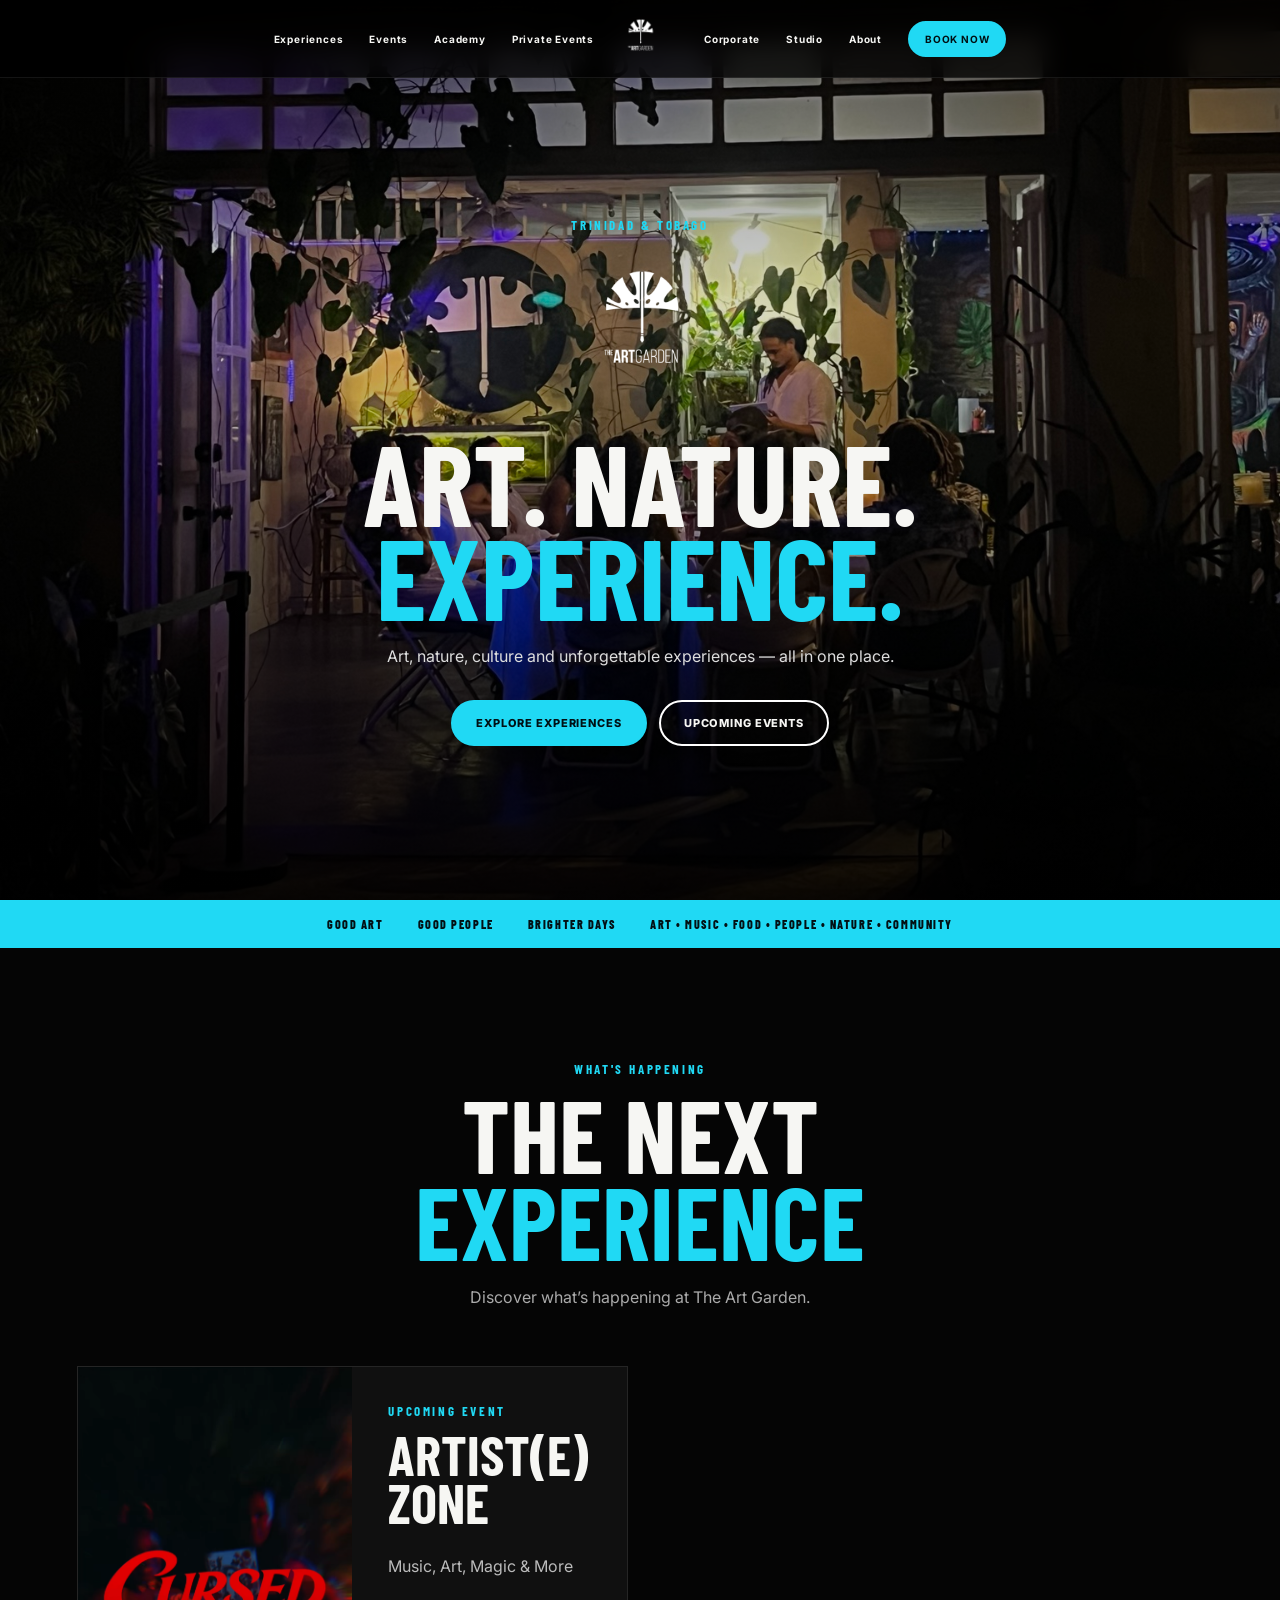
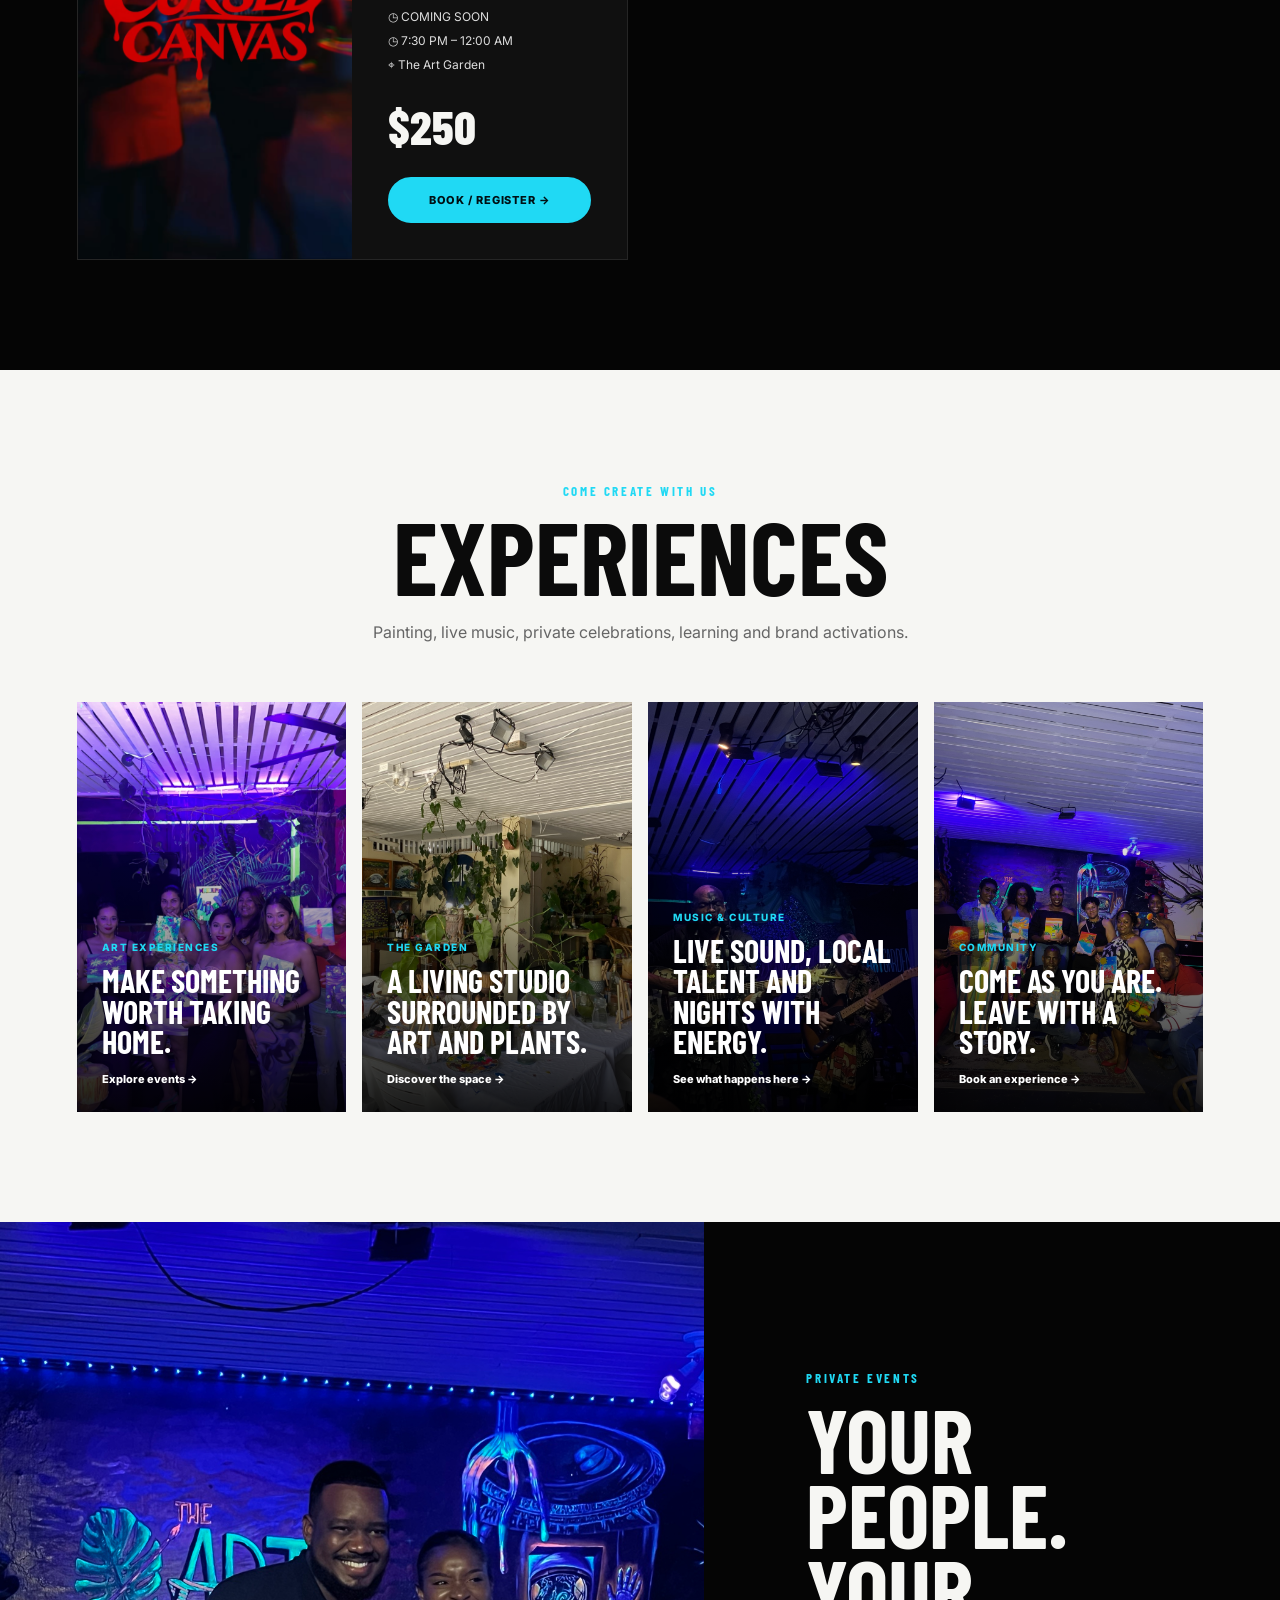
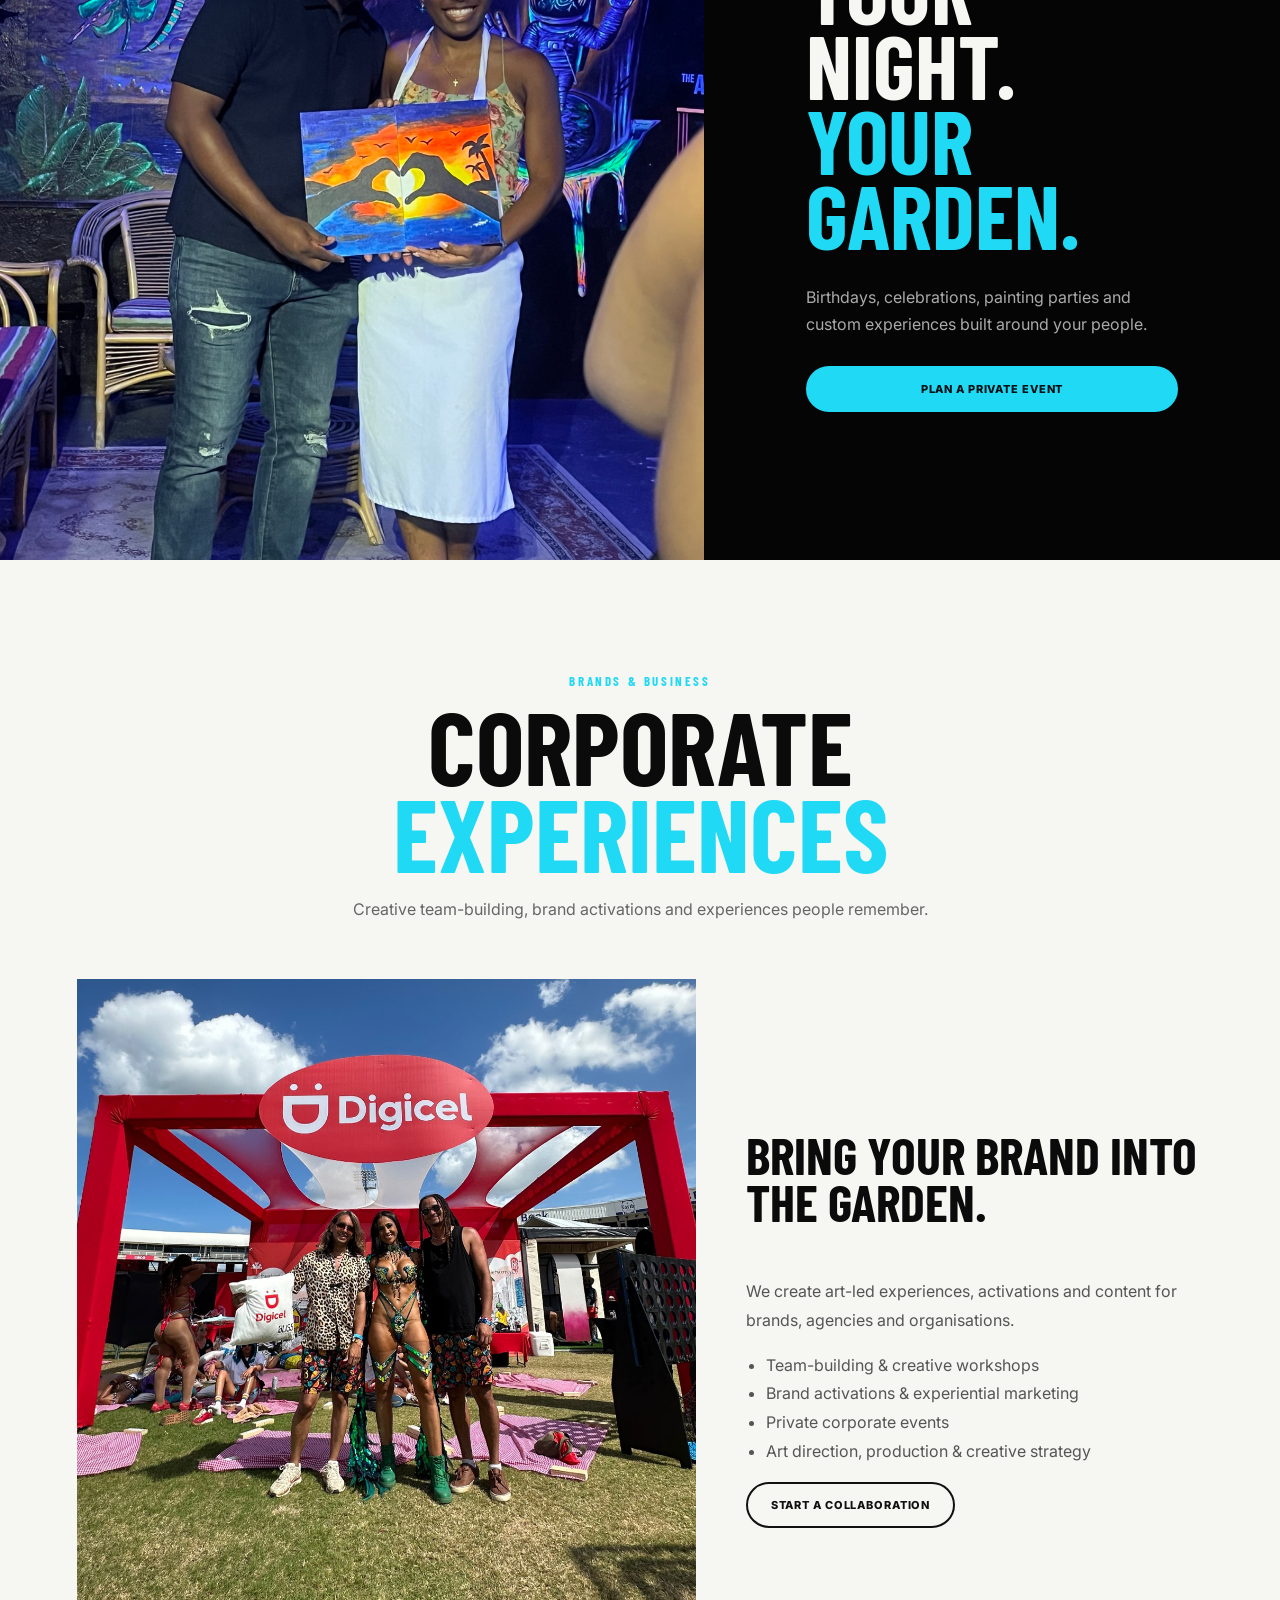
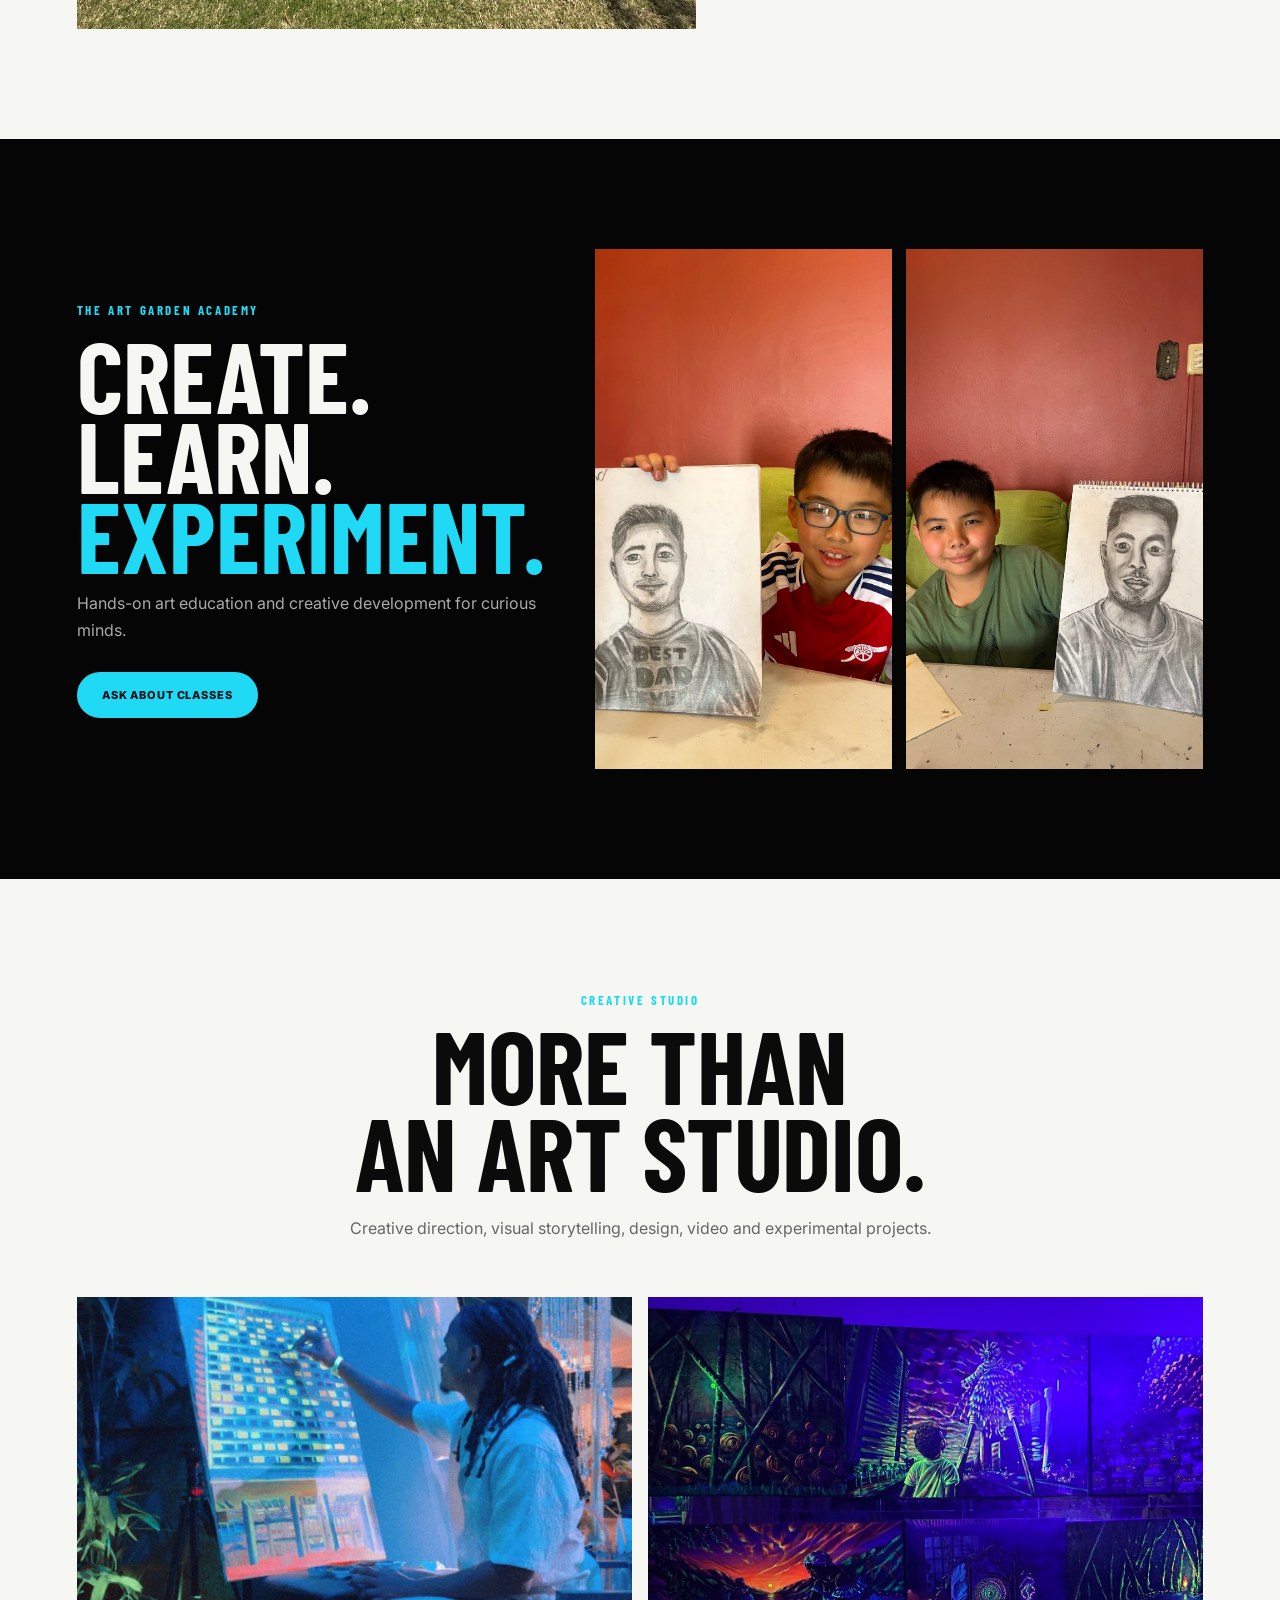
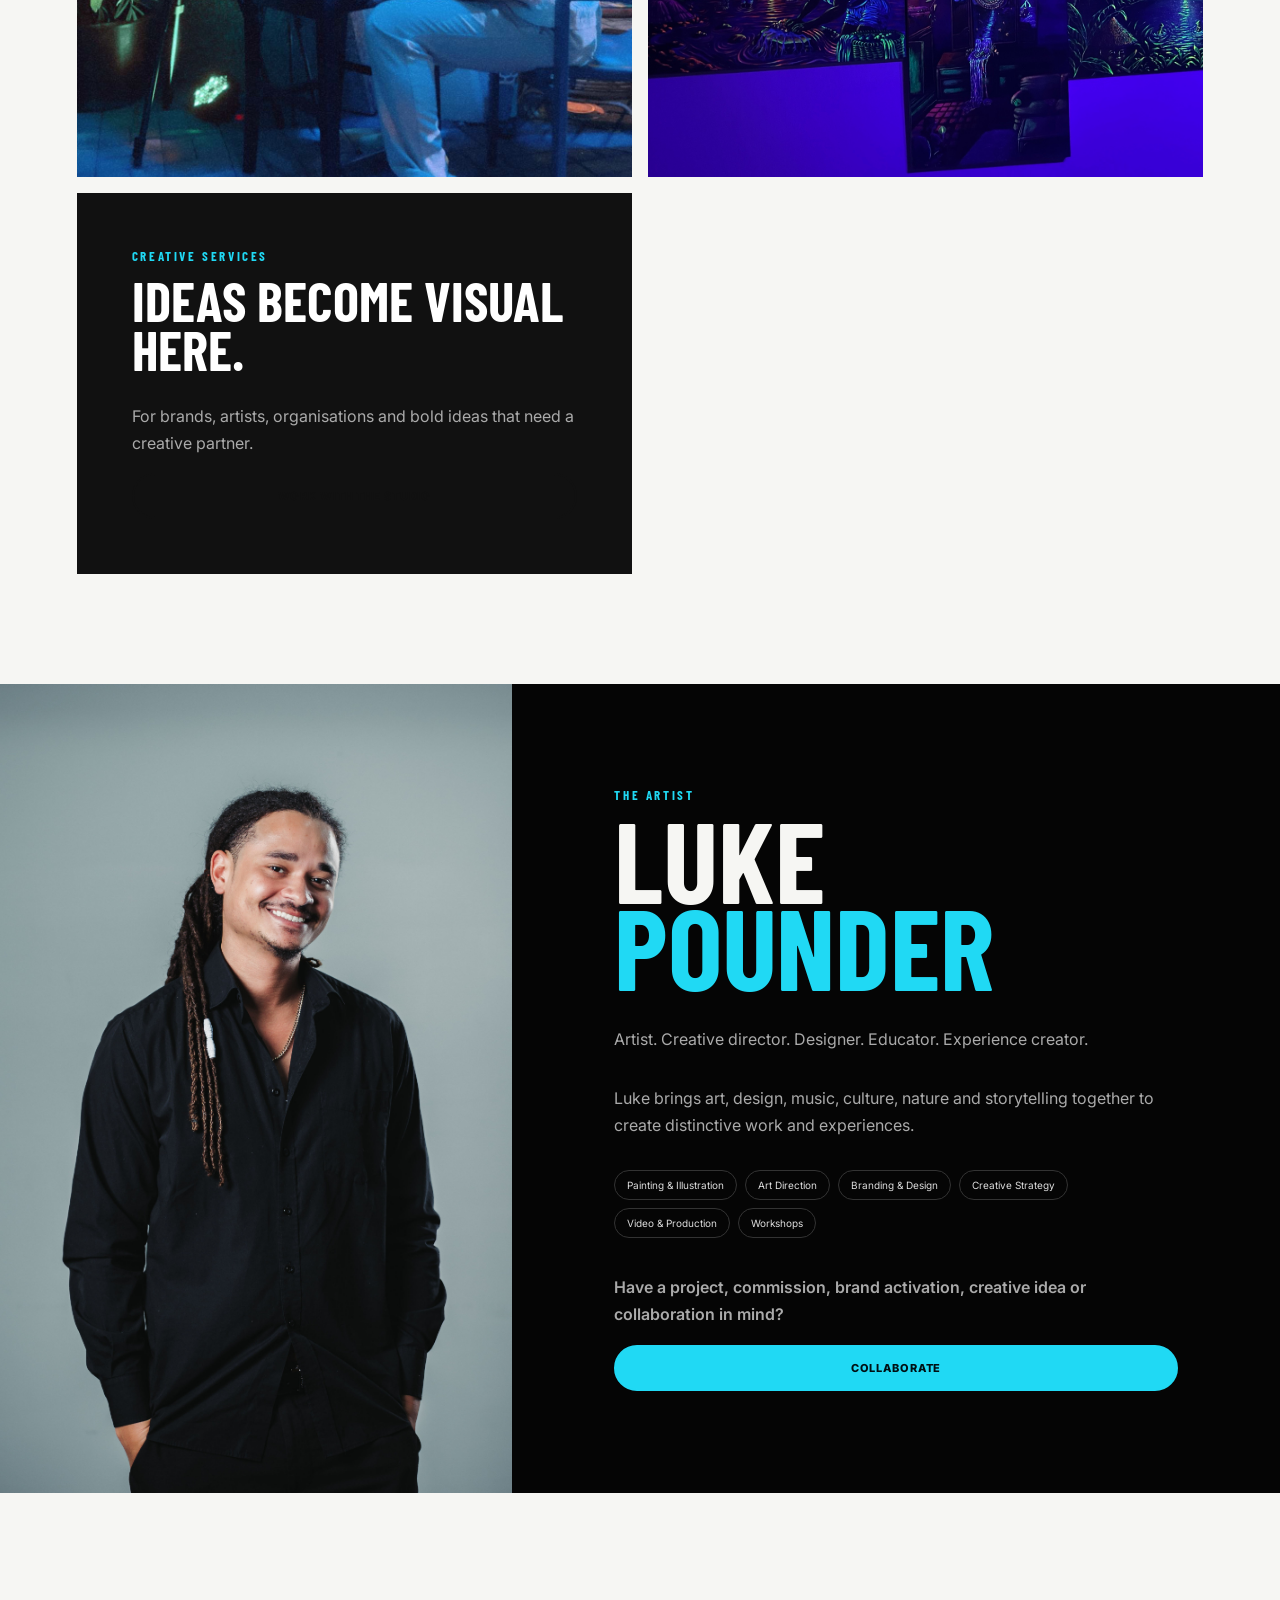
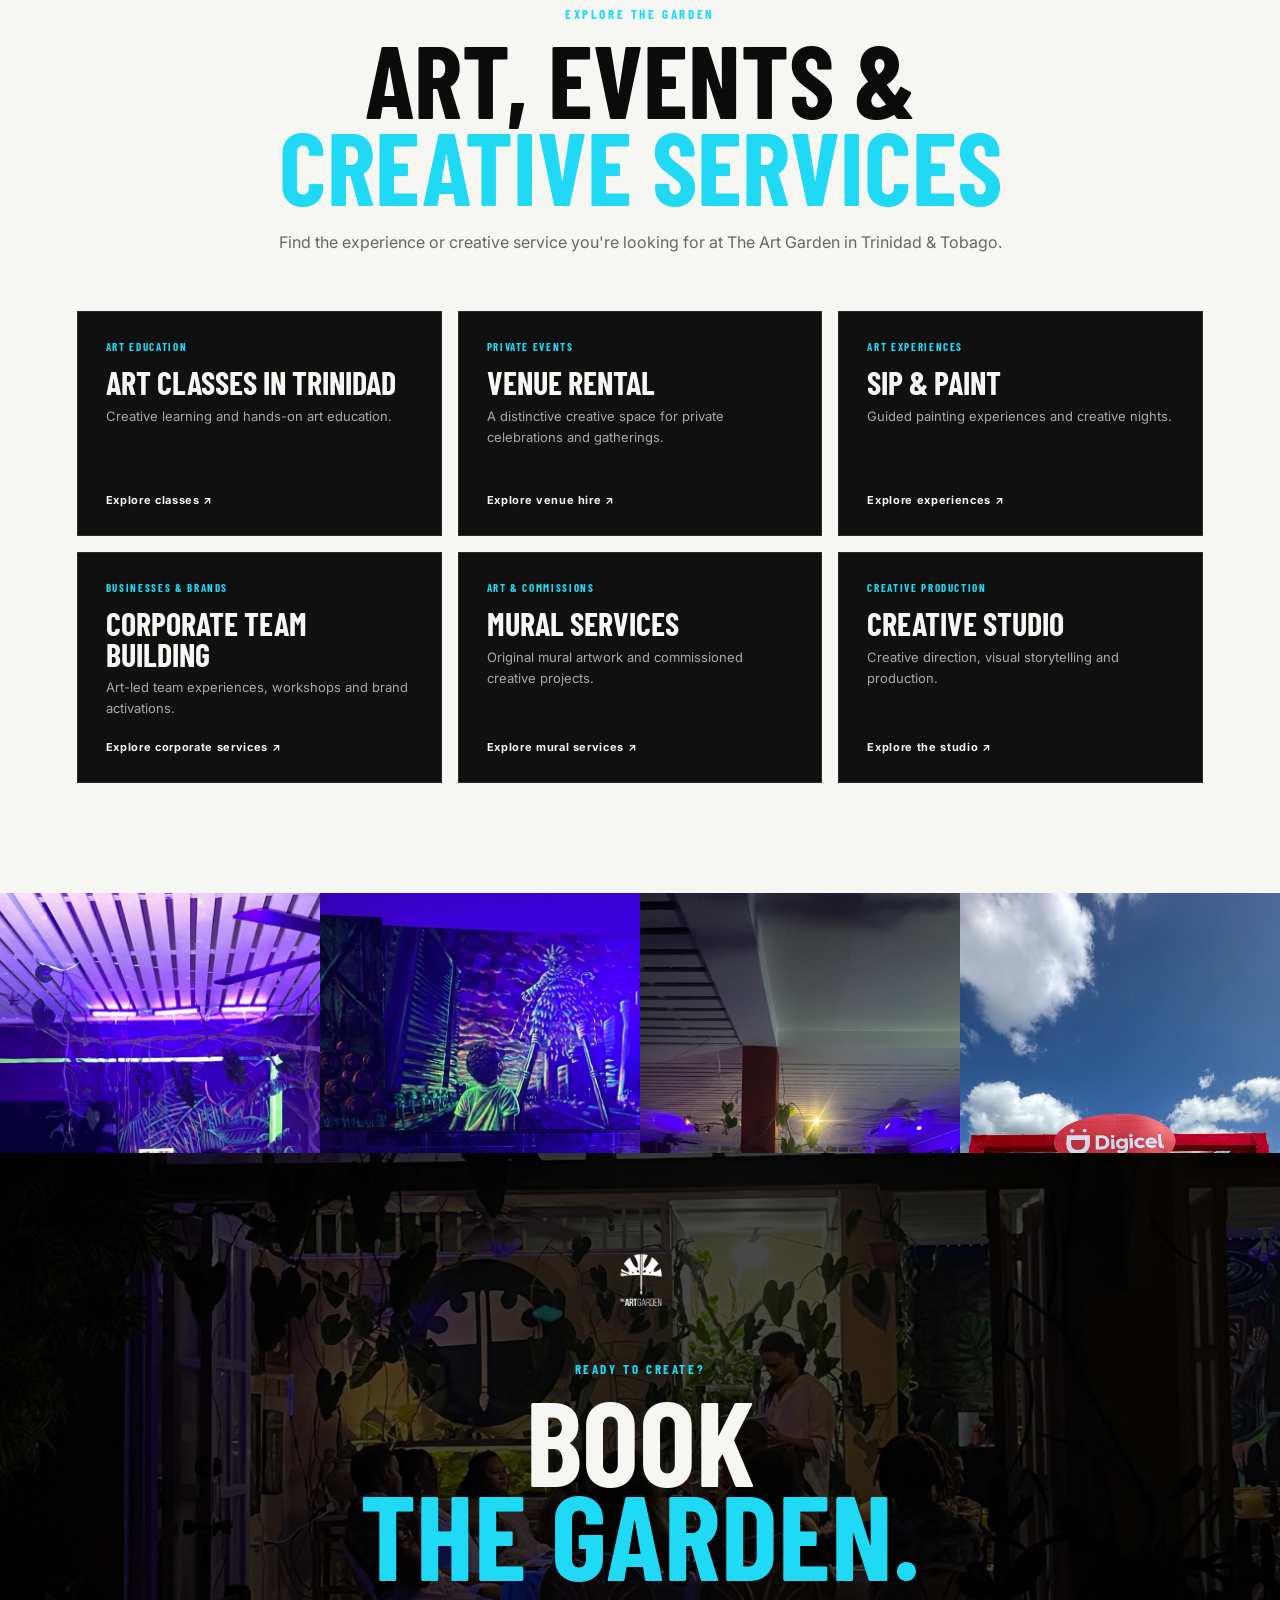
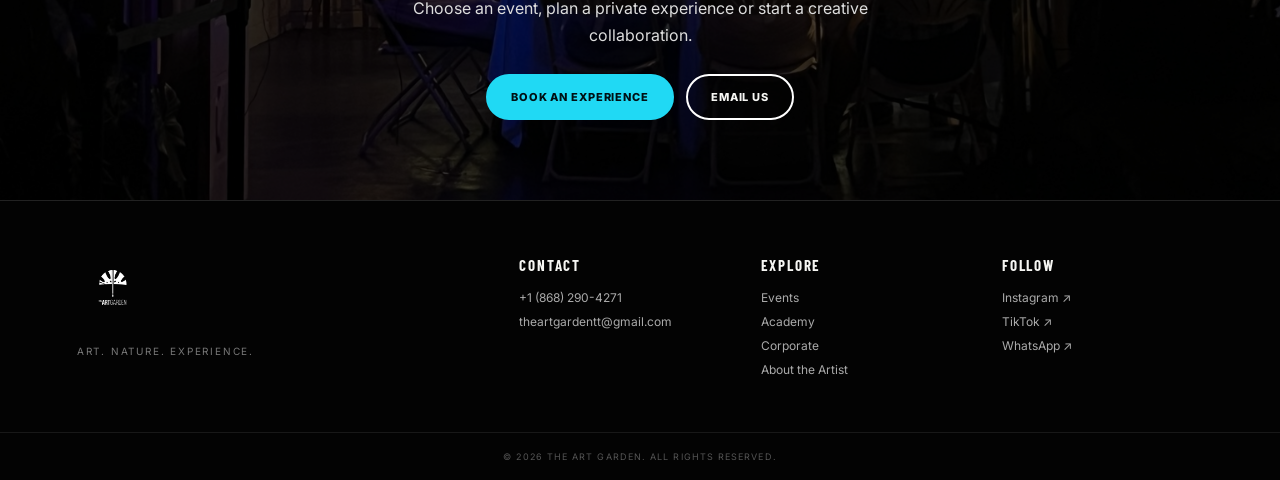
<file: index.html>
<!doctype html>
<html lang="en">
<head>
<meta charset="utf-8">
<meta name="viewport" content="width=device-width, initial-scale=1">
<meta name="description" content="Discover The Art Garden in Trinidad & Tobago: an art studio, creative workshop space and event venue for art classes, Sip & Paint, private celebrations and corporate experiences.">
<title>The Art Garden Trinidad | Art Studio, Classes & Event Experiences</title>
<link rel="canonical" href="https://www.theart.garden/">
<meta name="robots" content="index,follow,max-image-preview:large">
<meta property="og:type" content="website">
<meta property="og:site_name" content="The Art Garden">
<meta property="og:title" content="The Art Garden Trinidad | Art. Nature. Experience.">
<meta property="og:description" content="Art classes, creative workshops, private events and corporate experiences in Trinidad & Tobago.">
<meta property="og:url" content="https://www.theart.garden/">
<meta property="og:image" content="https://www.theart.garden/IMG_1585.jpeg">
<meta name="twitter:card" content="summary_large_image">
<meta name="twitter:title" content="The Art Garden Trinidad | Art. Nature. Experience.">
<meta name="twitter:description" content="Art classes, creative workshops, private events and corporate experiences in Trinidad & Tobago.">
<meta name="twitter:image" content="https://www.theart.garden/IMG_1585.jpeg">
<script type="application/ld+json">
{
  "@context": "https://schema.org",
  "@type": "LocalBusiness",
  "@id": "https://www.theart.garden/#business",
  "name": "The Art Garden",
  "url": "https://www.theart.garden/",
  "description": "An art studio and creative experience space in Trinidad & Tobago offering art education, workshops, private events, corporate experiences and creative services.",
  "telephone": "+1-868-290-4271",
  "email": "theartgardentt@gmail.com",
  "image": "https://www.theart.garden/IMG_1585.jpeg",
  "logo": "https://www.theart.garden/art-garden-logo.png",
  "address": {
    "@type": "PostalAddress",
    "streetAddress": "160 Morne Coco Road",
    "addressLocality": "Goodwood Park Extension",
    "addressRegion": "Trinidad",
    "addressCountry": "TT"
  }
}
</script>
<link rel="stylesheet" href="styles.css">

  <link rel="icon" href="/favicon.ico" sizes="any">
  <link rel="icon" type="image/png" sizes="32x32" href="/icon-32.png">
  <link rel="icon" type="image/png" sizes="16x16" href="/icon-16.png">
  <link rel="apple-touch-icon" sizes="180x180" href="/icon-180.png">
  <meta name="theme-color" content="#000000">

</head>
<body>
<header class="site-header">
  <a class="brand" href="#home" aria-label="The Art Garden home">
    <span class="logo-crop"><img src="art-garden-logo.png" alt="The Art Garden logo"></span>
  </a>
  <button class="menu-toggle" aria-label="Open menu">☰</button>
  <nav>
    <a href="#experiences">Experiences</a>
    <a href="#events">Events</a>
    <a href="#academy">Academy</a>
    <a href="#private">Private Events</a>
    <a href="#corporate">Corporate</a>
    <a href="#studio">Studio</a>
    <a href="#about">About</a>
    <a class="nav-cta" id="nav-book-now" href="#events">BOOK NOW</a>
  </nav>
</header>

<main id="home">
<section class="hero">
  <img class="hero-img" data-image-key="hero" src="IMG_1585.jpeg" alt="The Art Garden at night">
  <div class="hero-overlay"></div>
  <div class="hero-content">
    <span class="eyebrow">TRINIDAD & TOBAGO</span>
    <div class="hero-logo"><img src="art-garden-logo.png" alt="The Art Garden"></div>
    <h1>ART. NATURE.<br><em>EXPERIENCE.</em></h1>
    <p>Art, nature, culture and unforgettable experiences — all in one place.</p>
    <div class="actions">
      <a class="btn primary" href="#experiences">EXPLORE EXPERIENCES</a>
      <a class="btn ghost" href="#events">UPCOMING EVENTS</a>
    </div>
  </div>
</section>

<section class="ticker">
  <span>GOOD ART</span><span>GOOD PEOPLE</span><span>BRIGHTER DAYS</span>
  <span>ART • MUSIC • FOOD • PEOPLE • NATURE • COMMUNITY</span>
</section>

<section id="events" class="section dark">
  <div class="section-head">
    <span class="eyebrow">WHAT'S HAPPENING</span>
    <h2>THE NEXT<br><em>EXPERIENCE</em></h2>
    <p>Discover what’s happening at The Art Garden.</p>
  </div>
  <div id="event-grid" class="event-grid"></div>
</section>

<section id="experiences" class="section">
  <div class="section-head">
    <span class="eyebrow">COME CREATE WITH US</span>
    <h2>EXPERIENCES</h2>
    <p>Painting, live music, private celebrations, learning and brand activations.</p>
  </div>
  <div class="experience-grid">
    <article class="feature-card tall">
      <img src="IMG_5763.jpeg" data-image-key="experience_people" alt="Guests holding their paintings at The Art Garden">
      <div><span>ART EXPERIENCES</span><h3>Make something worth taking home.</h3><a href="#events">Explore events →</a></div>
    </article>
    <article class="feature-card">
      <img src="IMG_2963.jpeg" data-image-key="experience_space" alt="Daytime painting setup inside The Art Garden">
      <div><span>THE GARDEN</span><h3>A living studio surrounded by art and plants.</h3><a href="#private">Discover the space →</a></div>
    </article>
    <article class="feature-card">
      <img src="IMG_9041.jpeg" data-image-key="experience_music" alt="Live music performance at The Art Garden">
      <div><span>MUSIC & CULTURE</span><h3>Live sound, local talent and nights with energy.</h3><a href="#studio">See what happens here →</a></div>
    </article>
    <article class="feature-card">
      <img src="IMG_8029.jpeg" data-image-key="experience_community" alt="Guests at a group painting experience">
      <div><span>COMMUNITY</span><h3>Come as you are. Leave with a story.</h3><a href="#book">Book an experience →</a></div>
    </article>
  </div>
</section>

<section id="private" class="split-section dark">
  <div class="split-image"><img src="IMG_8544.jpeg" data-image-key="private_events" alt="Guests celebrating with artwork"></div>
  <div class="split-copy">
    <span class="eyebrow">PRIVATE EVENTS</span>
    <h2>YOUR PEOPLE.<br>YOUR NIGHT.<br><em>YOUR GARDEN.</em></h2>
    <p>Birthdays, celebrations, painting parties and custom experiences built around your people.</p>
    <a class="btn primary" id="cta-private" href="#book">PLAN A PRIVATE EVENT</a>
  </div>
</section>

<section id="corporate" class="section">
  <div class="section-head">
    <span class="eyebrow">BRANDS & BUSINESS</span>
    <h2>CORPORATE<br><em>EXPERIENCES</em></h2>
    <p>Creative team-building, brand activations and experiences people remember.</p>
  </div>
  <div class="corporate-grid">
    <img src="685F956E-5AAB-46BF-B3B1-FA2C5230C740.jpeg" data-image-key="corporate" alt="The Art Garden corporate activation with Digicel">
    <div class="corporate-copy">
      <h3>Bring your brand into the Garden.</h3>
      <p>We create art-led experiences, activations and content for brands, agencies and organisations.</p>
      <ul>
        <li>Team-building & creative workshops</li>
        <li>Brand activations & experiential marketing</li>
        <li>Private corporate events</li>
        <li>Art direction, production & creative strategy</li>
      </ul>
      <a class="btn dark-btn" id="cta-corporate" href="#book">START A COLLABORATION</a>
    </div>
  </div>
</section>

<section id="academy" class="section dark">
  <div class="academy-grid">
    <div>
      <span class="eyebrow">THE ART GARDEN ACADEMY</span>
      <h2>CREATE.<br>LEARN.<br><em>EXPERIMENT.</em></h2>
      <p>Hands-on art education and creative development for curious minds.</p>
      <a class="btn primary" id="cta-academy" href="#book">ASK ABOUT CLASSES</a>
    </div>
    <div class="academy-images">
      <img src="IMG_8554.jpeg" data-image-key="academy_one" alt="Young artist showing a portrait drawing">
      <img src="IMG_8550.jpeg" data-image-key="academy_two" alt="Student with a completed portrait drawing">
    </div>
  </div>
</section>

<section id="studio" class="section">
  <div class="section-head">
    <span class="eyebrow">CREATIVE STUDIO</span>
    <h2>MORE THAN<br>AN ART STUDIO.</h2>
    <p>Creative direction, visual storytelling, design, video and experimental projects.</p>
  </div>
  <div class="studio-grid">
    <div class="studio-photo"><img src="BD3182D8-50B3-4203-87F4-9224501A1D22.jpeg" data-image-key="studio_live" alt="Artist painting live"></div>
    <div class="studio-photo"><img src="IMG_9008.jpeg" data-image-key="studio_art" alt="Artwork displayed at The Art Garden"></div>
    <div class="studio-copy">
      <span class="eyebrow">CREATIVE SERVICES</span>
      <h3>Ideas become visual here.</h3>
      <p>For brands, artists, organisations and bold ideas that need a creative partner.</p>
      <a class="btn dark-btn" id="cta-studio" href="#book">WORK WITH THE STUDIO</a>
    </div>
  </div>
</section>

<section id="about" class="artist-section dark">
  <div class="artist-photo"><img src="IMG_9130.jpeg" data-image-key="artist" alt="Luke Pounder, artist and creative director"></div>
  <div class="artist-copy">
    <span class="eyebrow">THE ARTIST</span>
    <h2>Luke<br><em>Pounder</em></h2>
    <p>Artist. Creative director. Designer. Educator. Experience creator.</p>
    <p>Luke brings art, design, music, culture, nature and storytelling together to create distinctive work and experiences.</p>
    <div class="talent-list">
      <span>Painting & Illustration</span><span>Art Direction</span><span>Branding & Design</span>
      <span>Creative Strategy</span><span>Video & Production</span><span>Workshops</span>
    </div>
    <p class="collab">Have a project, commission, brand activation, creative idea or collaboration in mind?</p>
    <a class="btn primary" id="cta-collaborate" href="#book">COLLABORATE</a>
  </div>
</section>


<section class="section service-directory" id="services">
  <div class="section-head">
    <span class="eyebrow">EXPLORE THE GARDEN</span>
    <h2>ART, EVENTS &<br><em>CREATIVE SERVICES</em></h2>
    <p>Find the experience or creative service you're looking for at The Art Garden in Trinidad & Tobago.</p>
  </div>
  <div class="service-link-grid">
    <a href="/art-classes-trinidad/"><span>ART EDUCATION</span><h3>Art Classes in Trinidad</h3><p>Creative learning and hands-on art education.</p><b>Explore classes ↗</b></a>
    <a href="/venue-rental-trinidad/"><span>PRIVATE EVENTS</span><h3>Venue Rental</h3><p>A distinctive creative space for private celebrations and gatherings.</p><b>Explore venue hire ↗</b></a>
    <a href="/sip-and-paint-trinidad/"><span>ART EXPERIENCES</span><h3>Sip & Paint</h3><p>Guided painting experiences and creative nights.</p><b>Explore experiences ↗</b></a>
    <a href="/corporate-team-building-trinidad/"><span>BUSINESSES & BRANDS</span><h3>Corporate Team Building</h3><p>Art-led team experiences, workshops and brand activations.</p><b>Explore corporate services ↗</b></a>
    <a href="/mural-services-trinidad/"><span>ART & COMMISSIONS</span><h3>Mural Services</h3><p>Original mural artwork and commissioned creative projects.</p><b>Explore mural services ↗</b></a>
    <a href="/creative-studio-trinidad/"><span>CREATIVE PRODUCTION</span><h3>Creative Studio</h3><p>Creative direction, visual storytelling and production.</p><b>Explore the studio ↗</b></a>
  </div>
</section>

<section class="gallery-strip">
  <img src="IMG_5763.jpeg" data-image-key="gallery_people" alt="The Art Garden guests with paintings">
  <img src="IMG_9008.jpeg" data-image-key="gallery_art" alt="Artwork at The Art Garden">
  <img src="IMG_9025.jpeg" data-image-key="gallery_event" alt="Audience at The Art Garden">
  <img src="685F956E-5AAB-46BF-B3B1-FA2C5230C740.jpeg" data-image-key="gallery_corporate" alt="Corporate activation">
</section>

<section id="book" class="booking">
  <img src="IMG_1585.jpeg" data-image-key="booking" alt="" class="booking-bg">
  <div class="booking-overlay"></div>
  <div class="booking-content">
    <div class="small-logo"><img src="art-garden-logo.png" alt="The Art Garden"></div>
    <span class="eyebrow">READY TO CREATE?</span>
    <h2>BOOK<br><em>THE GARDEN.</em></h2>
    <p>Choose an event, plan a private experience or start a creative collaboration.</p>
    <div class="actions">
      <a class="btn primary" id="main-booking-link" href="https://www.theart.garden/" target="_blank" rel="noopener">BOOK AN EXPERIENCE</a>
      <a class="btn ghost" href="mailto:theartgardentt@gmail.com">EMAIL US</a>
    </div>
  </div>
</section>
</main>

<footer>
  <div class="footer-brand">
    <span class="logo-crop"><img src="art-garden-logo.png" alt="The Art Garden logo"></span>
    <p>ART. NATURE. EXPERIENCE.</p>
  </div>
  <div>
    <strong>CONTACT</strong>
    <a href="tel:+18682904271" id="site-phone">+1 (868) 290-4271</a>
    <a href="mailto:theartgardentt@gmail.com" id="site-email">theartgardentt@gmail.com</a>
  </div>
  <div>
    <strong>EXPLORE</strong>
    <a href="#events">Events</a><a href="#academy">Academy</a><a href="#corporate">Corporate</a><a href="#about">About the Artist</a>
  </div>
  <div>
    <strong>FOLLOW</strong>
    <a href="https://instagram.com/REPLACE_WITH_HANDLE" target="_blank" rel="noopener" id="social-instagram">Instagram ↗</a><a href="https://facebook.com/REPLACE_WITH_PAGE" target="_blank" rel="noopener" id="social-facebook">Facebook ↗</a><a href="https://tiktok.com/@REPLACE_WITH_HANDLE" target="_blank" rel="noopener" id="social-tiktok">TikTok ↗</a><a href="https://wa.me/18682904271" target="_blank" rel="noopener" id="social-whatsapp">WhatsApp ↗</a>
  </div>
</footer>
<div class="copyright">© <span id="year"></span> THE ART GARDEN. ALL RIGHTS RESERVED.</div>

<script src="script.js"></script>
</body>
</html>
</file>
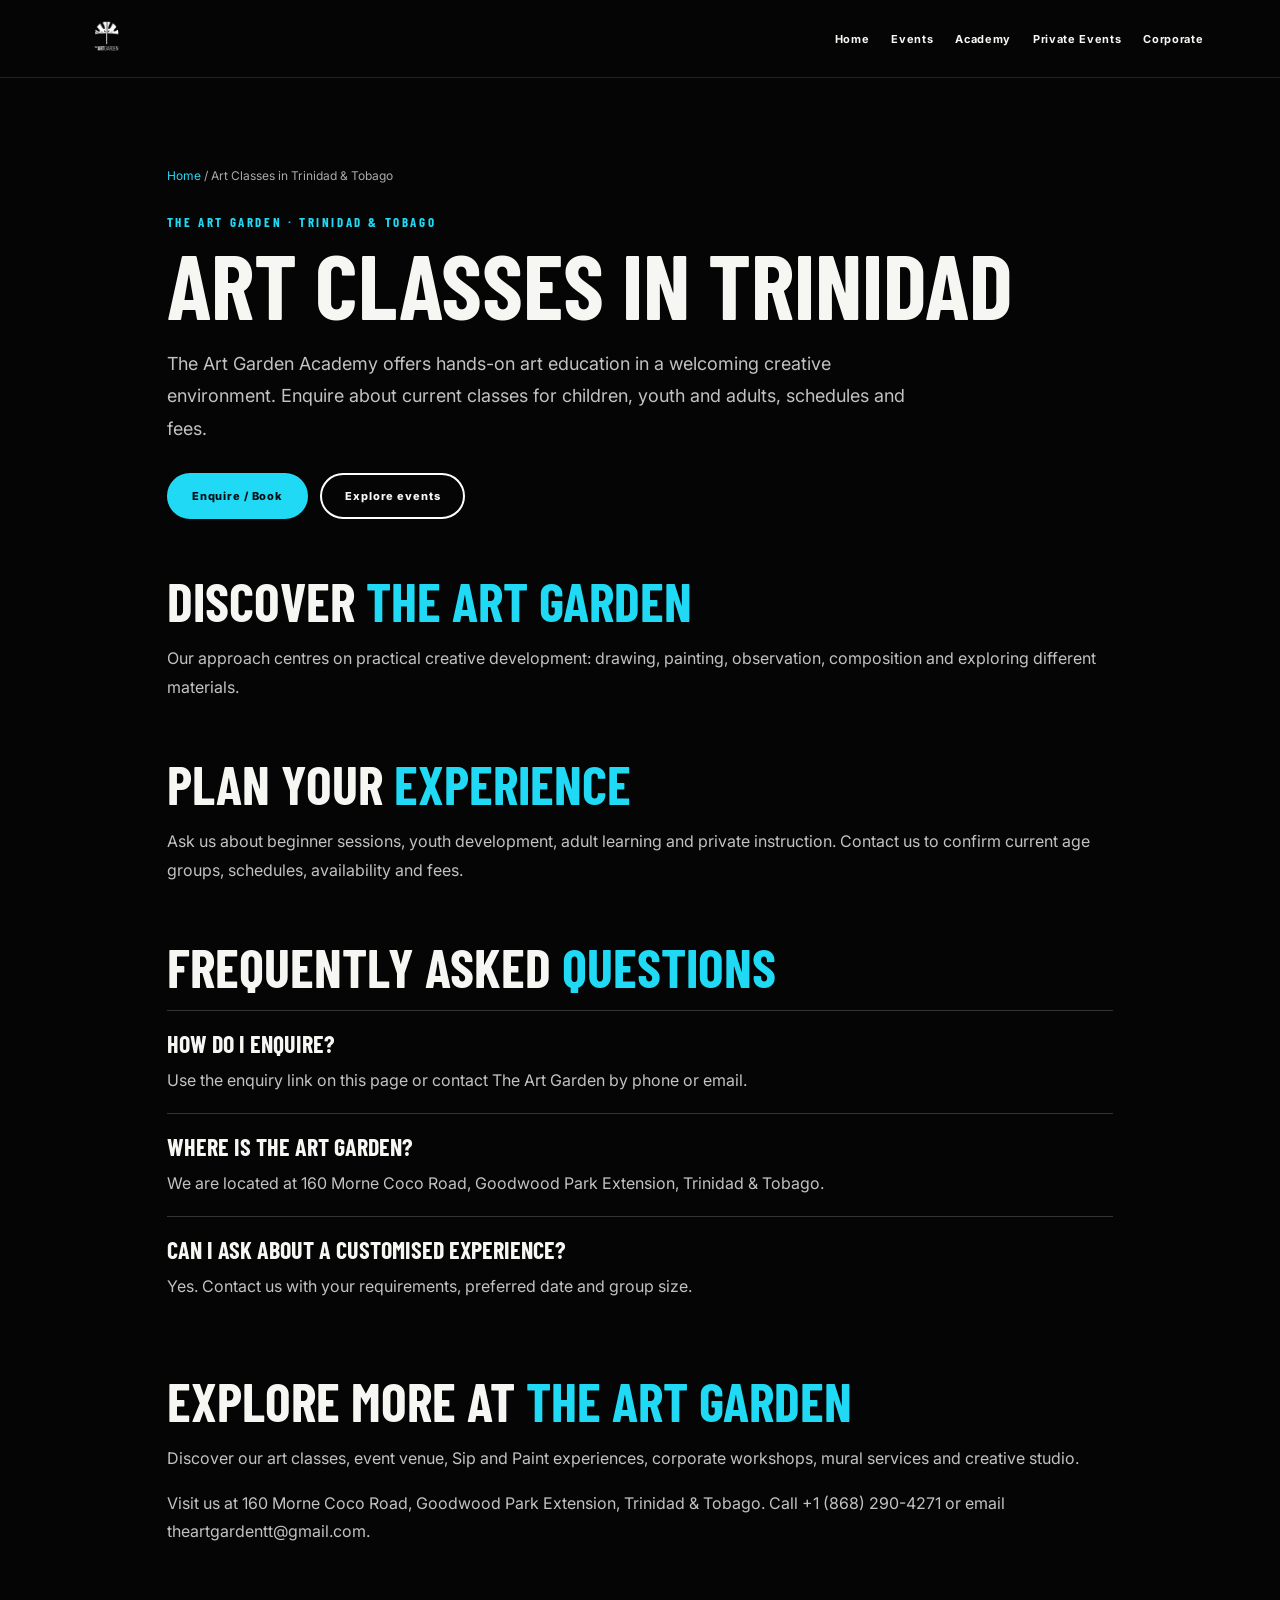
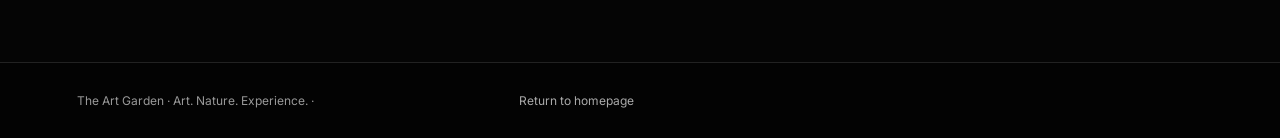
<file: art-classes-trinidad/index.html>
<!doctype html><html lang="en"><head><meta charset="utf-8"><meta name="viewport" content="width=device-width,initial-scale=1"><title>Art Classes in Trinidad &amp; Tobago | The Art Garden</title><meta name="description" content="Art Classes in Trinidad &amp; Tobago at The Art Garden in Trinidad &amp; Tobago. The Art Garden Academy offers hands-on art education in a welcoming creative environment. Enquire about current classes for children, youth and adults, schedules and fees."><link rel="canonical" href="https://www.theart.garden/art-classes-trinidad/"><meta name="robots" content="index,follow,max-image-preview:large"><meta property="og:type" content="website"><meta property="og:site_name" content="The Art Garden"><meta property="og:title" content="Art Classes in Trinidad &amp; Tobago"><meta property="og:description" content="Art Classes in Trinidad &amp; Tobago at The Art Garden in Trinidad &amp; Tobago. The Art Garden Academy offers hands-on art education in a welcoming creative environment. Enquire about current classes for children, youth and adults, schedules and fees."><meta property="og:url" content="https://www.theart.garden/art-classes-trinidad/"><meta property="og:image" content="https://www.theart.garden/IMG_1585.jpeg"><link rel="icon" href="/favicon.ico"><link rel="stylesheet" href="/styles.css"><script type="application/ld+json">{"@context":"https://schema.org","@graph":[{"@type":"WebPage","@id":"https://www.theart.garden/art-classes-trinidad/#webpage","url":"https://www.theart.garden/art-classes-trinidad/","name":"Art Classes in Trinidad & Tobago","description":"Art Classes in Trinidad & Tobago at The Art Garden in Trinidad & Tobago. The Art Garden Academy offers hands-on art education in a welcoming creative environment. Enquire about current classes for children, youth and adults, schedules and fees.","isPartOf":{"@id":"https://www.theart.garden/#website"}},{"@type":"Service","@id":"https://www.theart.garden/art-classes-trinidad/#service","name":"Art Classes in Trinidad & Tobago","provider":{"@id":"https://www.theart.garden/#business"},"areaServed":{"@type":"Country","name":"Trinidad and Tobago"},"url":"https://www.theart.garden/art-classes-trinidad/"},{"@type":"BreadcrumbList","itemListElement":[{"@type":"ListItem","position":1,"name":"Home","item":"https://www.theart.garden/"},{"@type":"ListItem","position":2,"name":"Art Classes in Trinidad & Tobago","item":"https://www.theart.garden/art-classes-trinidad/"}]}]}</script></head><body class="seo-page"><header class="seo-page-header"><a href="/" aria-label="The Art Garden home"><img src="/art-garden-logo.png" alt="The Art Garden"></a><nav><a href="/">Home</a><a href="/#events">Events</a><a href="/#academy">Academy</a><a href="/#private">Private Events</a><a href="/#corporate">Corporate</a></nav></header><main class="seo-page-main"><div class="seo-breadcrumb"><a href="/">Home</a> / Art Classes in Trinidad &amp; Tobago</div><span class="eyebrow">THE ART GARDEN · TRINIDAD & TOBAGO</span><h1>Art Classes in Trinidad</h1><p class="seo-lead">The Art Garden Academy offers hands-on art education in a welcoming creative environment. Enquire about current classes for children, youth and adults, schedules and fees.</p><div class="seo-cta"><a class="btn primary" href="https://docs.google.com/forms/d/e/1FAIpQLScu1odDRm-m9H4NiwTmPbY7GWiqlmN0j-BatTqJ9JLWJQexGg/viewform">Enquire / Book</a><a class="btn ghost" href="/#events">Explore events</a></div><section><h2>Discover <em>The Art Garden</em></h2><p>Our approach centres on practical creative development: drawing, painting, observation, composition and exploring different materials.</p></section><section><h2>Plan your <em>experience</em></h2><p>Ask us about beginner sessions, youth development, adult learning and private instruction. Contact us to confirm current age groups, schedules, availability and fees.</p></section><section><h2>Frequently asked <em>questions</em></h2><div class="seo-faq"><h3>How do I enquire?</h3><p>Use the enquiry link on this page or contact The Art Garden by phone or email.</p></div><div class="seo-faq"><h3>Where is The Art Garden?</h3><p>We are located at 160 Morne Coco Road, Goodwood Park Extension, Trinidad &amp; Tobago.</p></div><div class="seo-faq"><h3>Can I ask about a customised experience?</h3><p>Yes. Contact us with your requirements, preferred date and group size.</p></div></section><section><h2>Explore more at <em>The Art Garden</em></h2><p>Discover our <a href="/art-classes-trinidad/">art classes</a>, <a href="/venue-rental-trinidad/">event venue</a>, <a href="/sip-and-paint-trinidad/">Sip and Paint experiences</a>, <a href="/corporate-team-building-trinidad/">corporate workshops</a>, <a href="/mural-services-trinidad/">mural services</a> and <a href="/creative-studio-trinidad/">creative studio</a>.</p><p>Visit us at 160 Morne Coco Road, Goodwood Park Extension, Trinidad & Tobago. Call <a href="tel:+18682904271">+1 (868) 290-4271</a> or email <a href="mailto:theartgardentt@gmail.com">theartgardentt@gmail.com</a>.</p></section></main><footer class="seo-page-footer">The Art Garden · Art. Nature. Experience. · <a href="/">Return to homepage</a></footer></body></html>
</file>
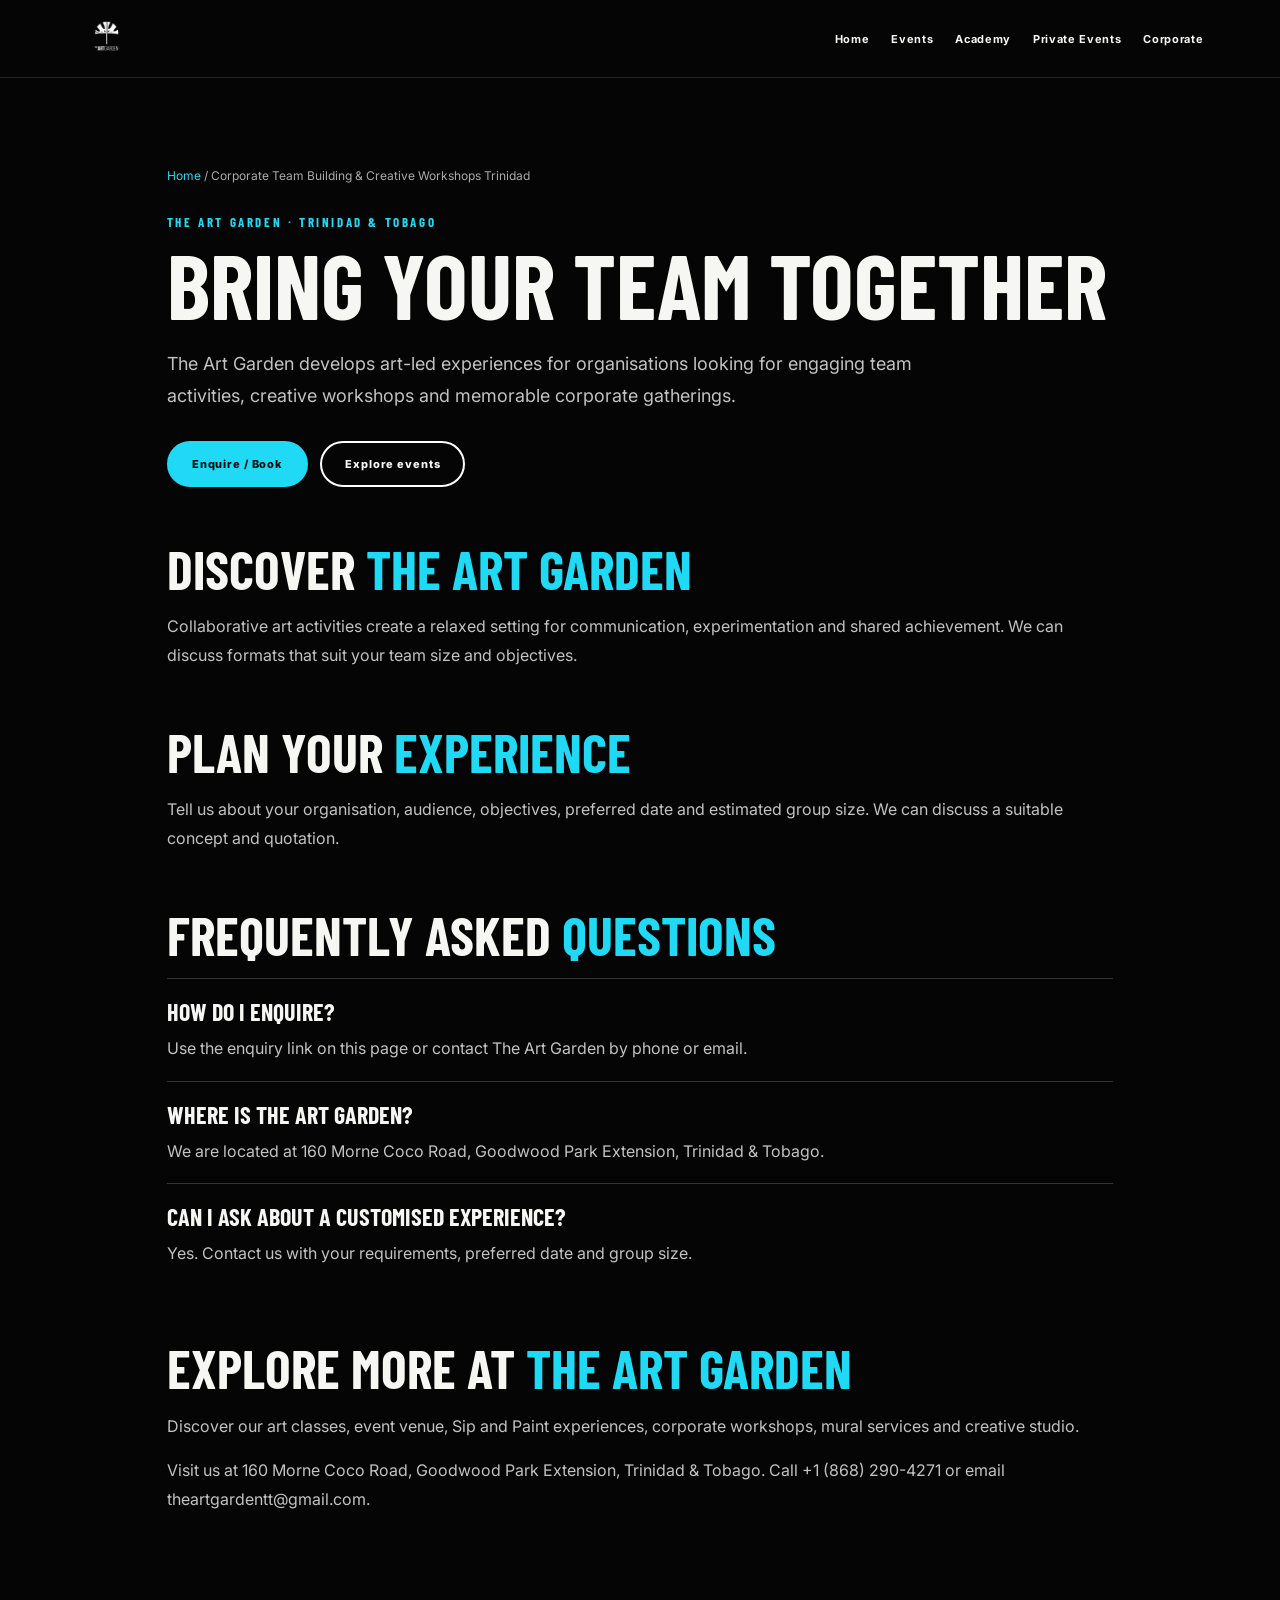
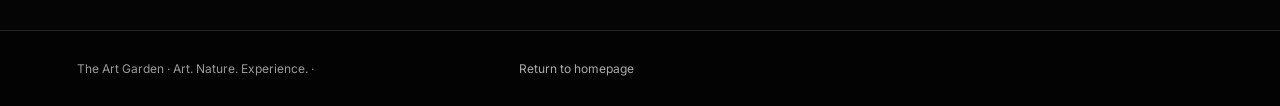
<file: corporate-team-building-trinidad/index.html>
<!doctype html><html lang="en"><head><meta charset="utf-8"><meta name="viewport" content="width=device-width,initial-scale=1"><title>Corporate Team Building &amp; Creative Workshops Trinidad | The Art Garden</title><meta name="description" content="Corporate Team Building &amp; Creative Workshops Trinidad at The Art Garden in Trinidad &amp; Tobago. The Art Garden develops art-led experiences for organisations looking for engaging team activities, creative workshops and memorable corporate gatherings."><link rel="canonical" href="https://www.theart.garden/corporate-team-building-trinidad/"><meta name="robots" content="index,follow,max-image-preview:large"><meta property="og:type" content="website"><meta property="og:site_name" content="The Art Garden"><meta property="og:title" content="Corporate Team Building &amp; Creative Workshops Trinidad"><meta property="og:description" content="Corporate Team Building &amp; Creative Workshops Trinidad at The Art Garden in Trinidad &amp; Tobago. The Art Garden develops art-led experiences for organisations looking for engaging team activities, creative workshops and memorable corporate gatherings."><meta property="og:url" content="https://www.theart.garden/corporate-team-building-trinidad/"><meta property="og:image" content="https://www.theart.garden/IMG_1585.jpeg"><link rel="icon" href="/favicon.ico"><link rel="stylesheet" href="/styles.css"><script type="application/ld+json">{"@context":"https://schema.org","@graph":[{"@type":"WebPage","@id":"https://www.theart.garden/corporate-team-building-trinidad/#webpage","url":"https://www.theart.garden/corporate-team-building-trinidad/","name":"Corporate Team Building & Creative Workshops Trinidad","description":"Corporate Team Building & Creative Workshops Trinidad at The Art Garden in Trinidad & Tobago. The Art Garden develops art-led experiences for organisations looking for engaging team activities, creative workshops and memorable corporate gatherings.","isPartOf":{"@id":"https://www.theart.garden/#website"}},{"@type":"Service","@id":"https://www.theart.garden/corporate-team-building-trinidad/#service","name":"Corporate Team Building & Creative Workshops Trinidad","provider":{"@id":"https://www.theart.garden/#business"},"areaServed":{"@type":"Country","name":"Trinidad and Tobago"},"url":"https://www.theart.garden/corporate-team-building-trinidad/"},{"@type":"BreadcrumbList","itemListElement":[{"@type":"ListItem","position":1,"name":"Home","item":"https://www.theart.garden/"},{"@type":"ListItem","position":2,"name":"Corporate Team Building & Creative Workshops Trinidad","item":"https://www.theart.garden/corporate-team-building-trinidad/"}]}]}</script></head><body class="seo-page"><header class="seo-page-header"><a href="/" aria-label="The Art Garden home"><img src="/art-garden-logo.png" alt="The Art Garden"></a><nav><a href="/">Home</a><a href="/#events">Events</a><a href="/#academy">Academy</a><a href="/#private">Private Events</a><a href="/#corporate">Corporate</a></nav></header><main class="seo-page-main"><div class="seo-breadcrumb"><a href="/">Home</a> / Corporate Team Building &amp; Creative Workshops Trinidad</div><span class="eyebrow">THE ART GARDEN · TRINIDAD & TOBAGO</span><h1>Bring Your Team Together</h1><p class="seo-lead">The Art Garden develops art-led experiences for organisations looking for engaging team activities, creative workshops and memorable corporate gatherings.</p><div class="seo-cta"><a class="btn primary" href="https://forms.gle/3GzJ8UN9WNFe4ofT6">Enquire / Book</a><a class="btn ghost" href="/#events">Explore events</a></div><section><h2>Discover <em>The Art Garden</em></h2><p>Collaborative art activities create a relaxed setting for communication, experimentation and shared achievement. We can discuss formats that suit your team size and objectives.</p></section><section><h2>Plan your <em>experience</em></h2><p>Tell us about your organisation, audience, objectives, preferred date and estimated group size. We can discuss a suitable concept and quotation.</p></section><section><h2>Frequently asked <em>questions</em></h2><div class="seo-faq"><h3>How do I enquire?</h3><p>Use the enquiry link on this page or contact The Art Garden by phone or email.</p></div><div class="seo-faq"><h3>Where is The Art Garden?</h3><p>We are located at 160 Morne Coco Road, Goodwood Park Extension, Trinidad &amp; Tobago.</p></div><div class="seo-faq"><h3>Can I ask about a customised experience?</h3><p>Yes. Contact us with your requirements, preferred date and group size.</p></div></section><section><h2>Explore more at <em>The Art Garden</em></h2><p>Discover our <a href="/art-classes-trinidad/">art classes</a>, <a href="/venue-rental-trinidad/">event venue</a>, <a href="/sip-and-paint-trinidad/">Sip and Paint experiences</a>, <a href="/corporate-team-building-trinidad/">corporate workshops</a>, <a href="/mural-services-trinidad/">mural services</a> and <a href="/creative-studio-trinidad/">creative studio</a>.</p><p>Visit us at 160 Morne Coco Road, Goodwood Park Extension, Trinidad & Tobago. Call <a href="tel:+18682904271">+1 (868) 290-4271</a> or email <a href="mailto:theartgardentt@gmail.com">theartgardentt@gmail.com</a>.</p></section></main><footer class="seo-page-footer">The Art Garden · Art. Nature. Experience. · <a href="/">Return to homepage</a></footer></body></html>
</file>
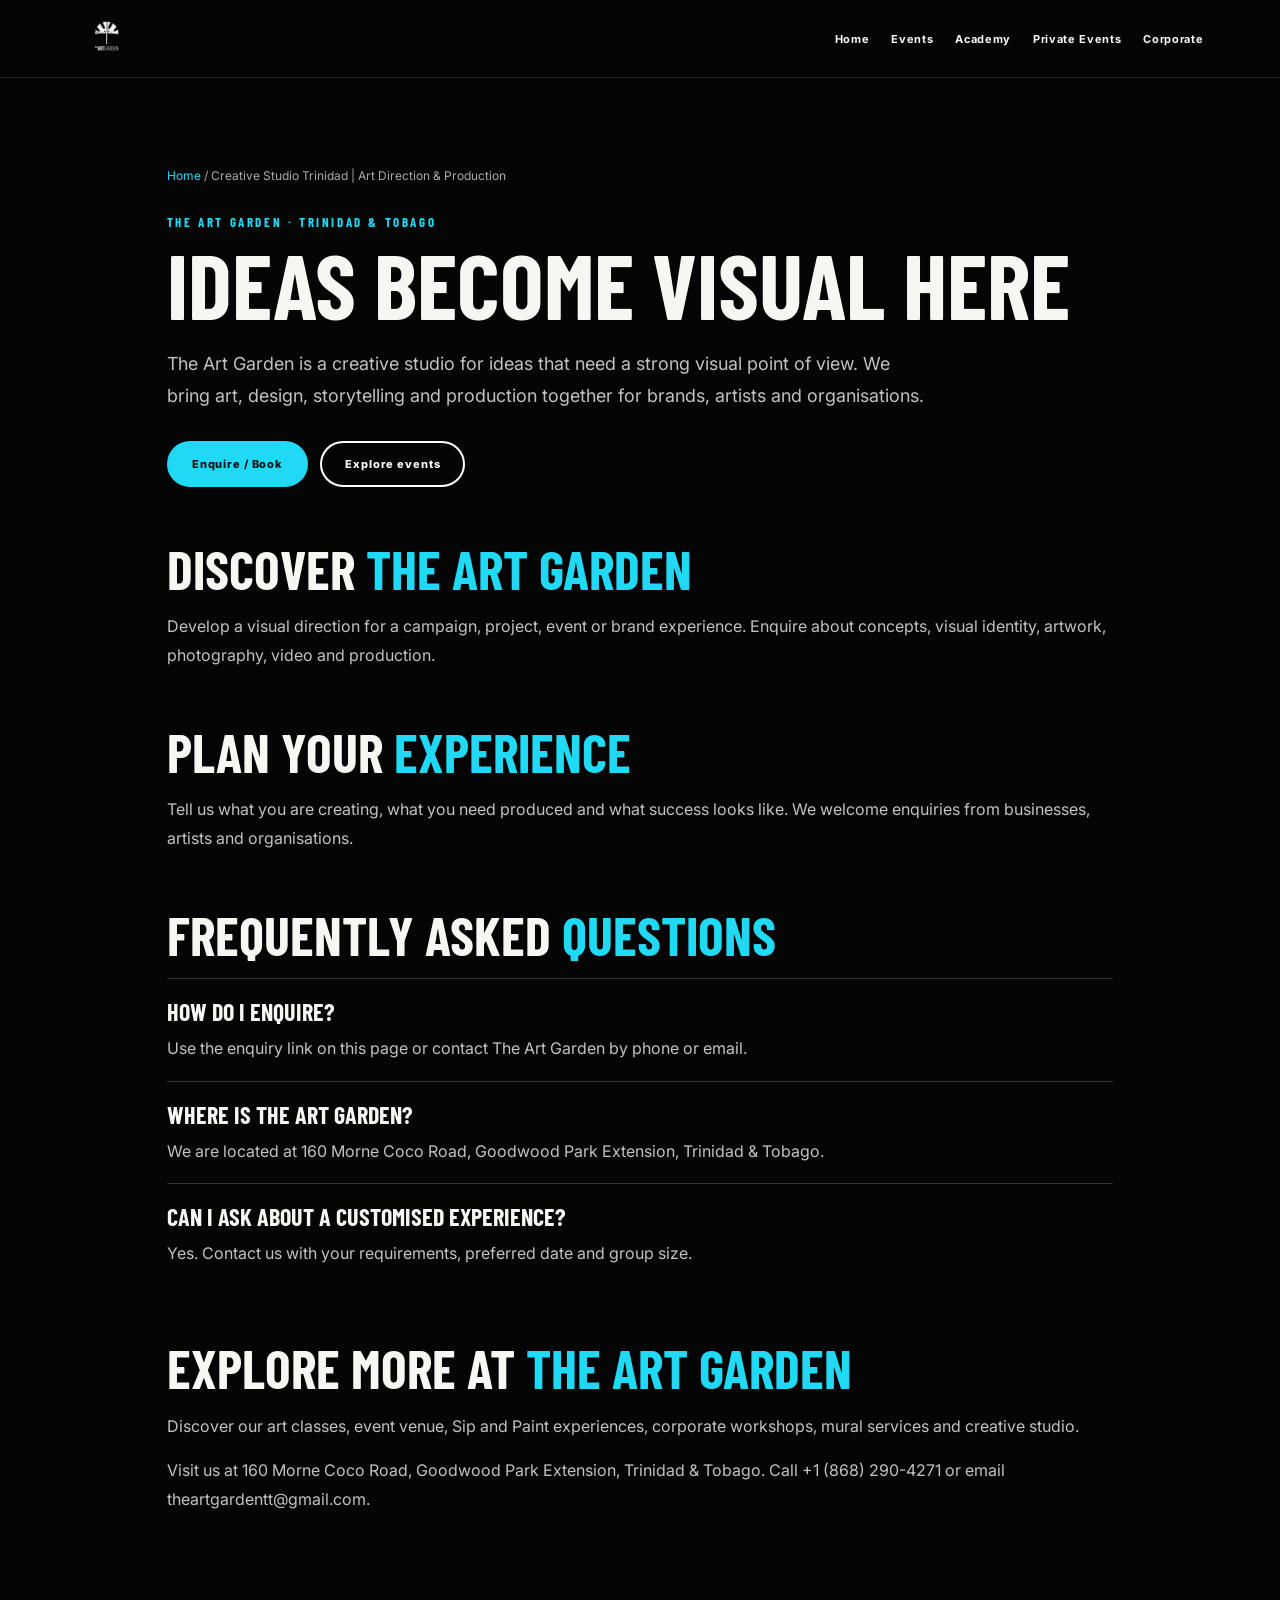
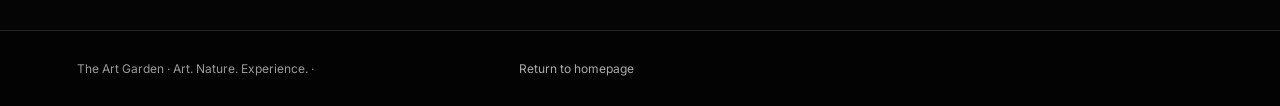
<file: creative-studio-trinidad/index.html>
<!doctype html><html lang="en"><head><meta charset="utf-8"><meta name="viewport" content="width=device-width,initial-scale=1"><title>Creative Studio Trinidad | Art Direction &amp; Production | The Art Garden</title><meta name="description" content="Creative Studio Trinidad | Art Direction &amp; Production at The Art Garden in Trinidad &amp; Tobago. The Art Garden is a creative studio for ideas that need a strong visual point of view. We bring art, design, storytelling and production together for brands, artists and organisations."><link rel="canonical" href="https://www.theart.garden/creative-studio-trinidad/"><meta name="robots" content="index,follow,max-image-preview:large"><meta property="og:type" content="website"><meta property="og:site_name" content="The Art Garden"><meta property="og:title" content="Creative Studio Trinidad | Art Direction &amp; Production"><meta property="og:description" content="Creative Studio Trinidad | Art Direction &amp; Production at The Art Garden in Trinidad &amp; Tobago. The Art Garden is a creative studio for ideas that need a strong visual point of view. We bring art, design, storytelling and production together for brands, artists and organisations."><meta property="og:url" content="https://www.theart.garden/creative-studio-trinidad/"><meta property="og:image" content="https://www.theart.garden/IMG_1585.jpeg"><link rel="icon" href="/favicon.ico"><link rel="stylesheet" href="/styles.css"><script type="application/ld+json">{"@context":"https://schema.org","@graph":[{"@type":"WebPage","@id":"https://www.theart.garden/creative-studio-trinidad/#webpage","url":"https://www.theart.garden/creative-studio-trinidad/","name":"Creative Studio Trinidad | Art Direction & Production","description":"Creative Studio Trinidad | Art Direction & Production at The Art Garden in Trinidad & Tobago. The Art Garden is a creative studio for ideas that need a strong visual point of view. We bring art, design, storytelling and production together for brands, artists and organisations.","isPartOf":{"@id":"https://www.theart.garden/#website"}},{"@type":"Service","@id":"https://www.theart.garden/creative-studio-trinidad/#service","name":"Creative Studio Trinidad | Art Direction & Production","provider":{"@id":"https://www.theart.garden/#business"},"areaServed":{"@type":"Country","name":"Trinidad and Tobago"},"url":"https://www.theart.garden/creative-studio-trinidad/"},{"@type":"BreadcrumbList","itemListElement":[{"@type":"ListItem","position":1,"name":"Home","item":"https://www.theart.garden/"},{"@type":"ListItem","position":2,"name":"Creative Studio Trinidad | Art Direction & Production","item":"https://www.theart.garden/creative-studio-trinidad/"}]}]}</script></head><body class="seo-page"><header class="seo-page-header"><a href="/" aria-label="The Art Garden home"><img src="/art-garden-logo.png" alt="The Art Garden"></a><nav><a href="/">Home</a><a href="/#events">Events</a><a href="/#academy">Academy</a><a href="/#private">Private Events</a><a href="/#corporate">Corporate</a></nav></header><main class="seo-page-main"><div class="seo-breadcrumb"><a href="/">Home</a> / Creative Studio Trinidad | Art Direction &amp; Production</div><span class="eyebrow">THE ART GARDEN · TRINIDAD & TOBAGO</span><h1>Ideas Become Visual Here</h1><p class="seo-lead">The Art Garden is a creative studio for ideas that need a strong visual point of view. We bring art, design, storytelling and production together for brands, artists and organisations.</p><div class="seo-cta"><a class="btn primary" href="mailto:theartgardentt@gmail.com?subject=Creative%20Studio%20Enquiry">Enquire / Book</a><a class="btn ghost" href="/#events">Explore events</a></div><section><h2>Discover <em>The Art Garden</em></h2><p>Develop a visual direction for a campaign, project, event or brand experience. Enquire about concepts, visual identity, artwork, photography, video and production.</p></section><section><h2>Plan your <em>experience</em></h2><p>Tell us what you are creating, what you need produced and what success looks like. We welcome enquiries from businesses, artists and organisations.</p></section><section><h2>Frequently asked <em>questions</em></h2><div class="seo-faq"><h3>How do I enquire?</h3><p>Use the enquiry link on this page or contact The Art Garden by phone or email.</p></div><div class="seo-faq"><h3>Where is The Art Garden?</h3><p>We are located at 160 Morne Coco Road, Goodwood Park Extension, Trinidad &amp; Tobago.</p></div><div class="seo-faq"><h3>Can I ask about a customised experience?</h3><p>Yes. Contact us with your requirements, preferred date and group size.</p></div></section><section><h2>Explore more at <em>The Art Garden</em></h2><p>Discover our <a href="/art-classes-trinidad/">art classes</a>, <a href="/venue-rental-trinidad/">event venue</a>, <a href="/sip-and-paint-trinidad/">Sip and Paint experiences</a>, <a href="/corporate-team-building-trinidad/">corporate workshops</a>, <a href="/mural-services-trinidad/">mural services</a> and <a href="/creative-studio-trinidad/">creative studio</a>.</p><p>Visit us at 160 Morne Coco Road, Goodwood Park Extension, Trinidad & Tobago. Call <a href="tel:+18682904271">+1 (868) 290-4271</a> or email <a href="mailto:theartgardentt@gmail.com">theartgardentt@gmail.com</a>.</p></section></main><footer class="seo-page-footer">The Art Garden · Art. Nature. Experience. · <a href="/">Return to homepage</a></footer></body></html>
</file>
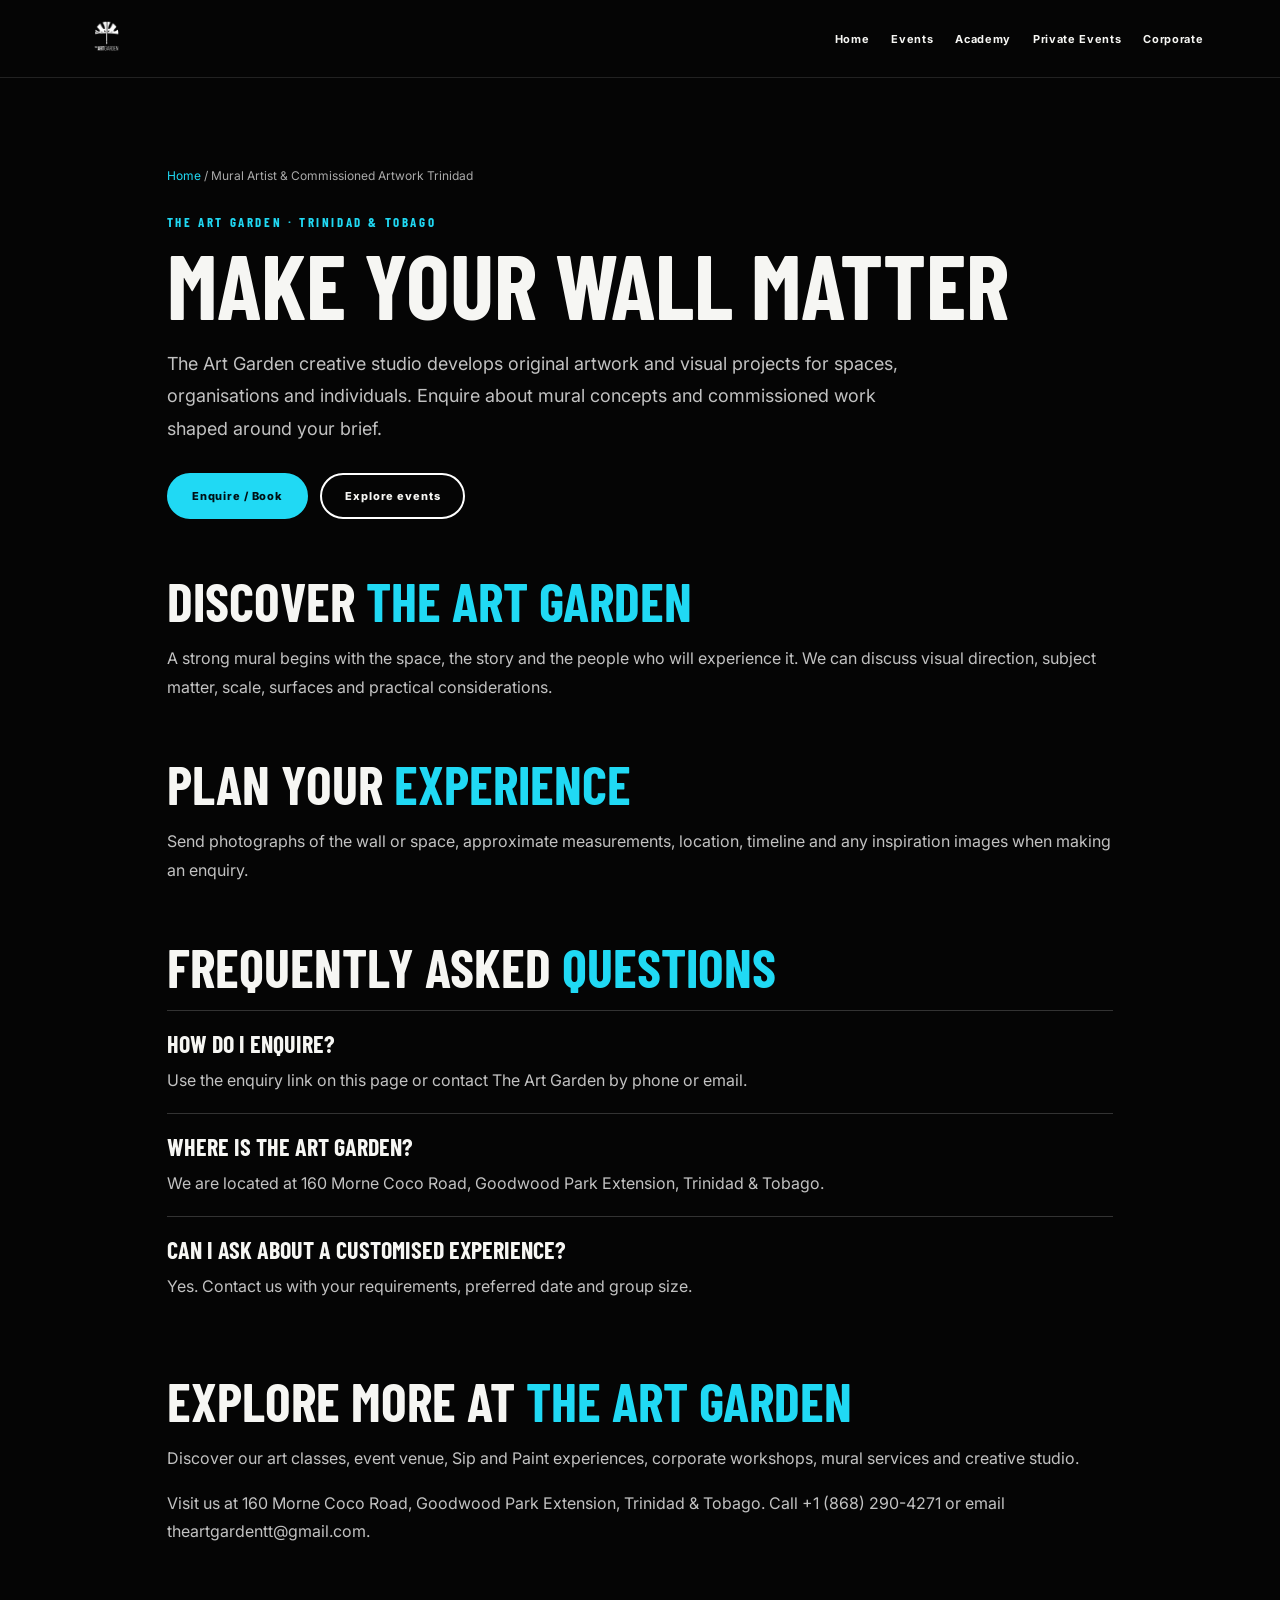
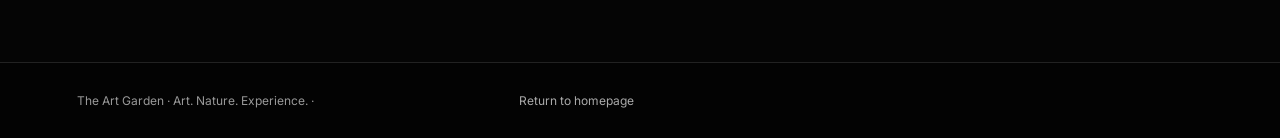
<file: mural-services-trinidad/index.html>
<!doctype html><html lang="en"><head><meta charset="utf-8"><meta name="viewport" content="width=device-width,initial-scale=1"><title>Mural Artist &amp; Commissioned Artwork Trinidad | The Art Garden</title><meta name="description" content="Mural Artist &amp; Commissioned Artwork Trinidad at The Art Garden in Trinidad &amp; Tobago. The Art Garden creative studio develops original artwork and visual projects for spaces, organisations and individuals. Enquire about mural concepts and commissioned work shaped around your brief."><link rel="canonical" href="https://www.theart.garden/mural-services-trinidad/"><meta name="robots" content="index,follow,max-image-preview:large"><meta property="og:type" content="website"><meta property="og:site_name" content="The Art Garden"><meta property="og:title" content="Mural Artist &amp; Commissioned Artwork Trinidad"><meta property="og:description" content="Mural Artist &amp; Commissioned Artwork Trinidad at The Art Garden in Trinidad &amp; Tobago. The Art Garden creative studio develops original artwork and visual projects for spaces, organisations and individuals. Enquire about mural concepts and commissioned work shaped around your brief."><meta property="og:url" content="https://www.theart.garden/mural-services-trinidad/"><meta property="og:image" content="https://www.theart.garden/IMG_1585.jpeg"><link rel="icon" href="/favicon.ico"><link rel="stylesheet" href="/styles.css"><script type="application/ld+json">{"@context":"https://schema.org","@graph":[{"@type":"WebPage","@id":"https://www.theart.garden/mural-services-trinidad/#webpage","url":"https://www.theart.garden/mural-services-trinidad/","name":"Mural Artist & Commissioned Artwork Trinidad","description":"Mural Artist & Commissioned Artwork Trinidad at The Art Garden in Trinidad & Tobago. The Art Garden creative studio develops original artwork and visual projects for spaces, organisations and individuals. Enquire about mural concepts and commissioned work shaped around your brief.","isPartOf":{"@id":"https://www.theart.garden/#website"}},{"@type":"Service","@id":"https://www.theart.garden/mural-services-trinidad/#service","name":"Mural Artist & Commissioned Artwork Trinidad","provider":{"@id":"https://www.theart.garden/#business"},"areaServed":{"@type":"Country","name":"Trinidad and Tobago"},"url":"https://www.theart.garden/mural-services-trinidad/"},{"@type":"BreadcrumbList","itemListElement":[{"@type":"ListItem","position":1,"name":"Home","item":"https://www.theart.garden/"},{"@type":"ListItem","position":2,"name":"Mural Artist & Commissioned Artwork Trinidad","item":"https://www.theart.garden/mural-services-trinidad/"}]}]}</script></head><body class="seo-page"><header class="seo-page-header"><a href="/" aria-label="The Art Garden home"><img src="/art-garden-logo.png" alt="The Art Garden"></a><nav><a href="/">Home</a><a href="/#events">Events</a><a href="/#academy">Academy</a><a href="/#private">Private Events</a><a href="/#corporate">Corporate</a></nav></header><main class="seo-page-main"><div class="seo-breadcrumb"><a href="/">Home</a> / Mural Artist &amp; Commissioned Artwork Trinidad</div><span class="eyebrow">THE ART GARDEN · TRINIDAD & TOBAGO</span><h1>Make Your Wall Matter</h1><p class="seo-lead">The Art Garden creative studio develops original artwork and visual projects for spaces, organisations and individuals. Enquire about mural concepts and commissioned work shaped around your brief.</p><div class="seo-cta"><a class="btn primary" href="mailto:theartgardentt@gmail.com?subject=Mural%20or%20Artwork%20Enquiry">Enquire / Book</a><a class="btn ghost" href="/#events">Explore events</a></div><section><h2>Discover <em>The Art Garden</em></h2><p>A strong mural begins with the space, the story and the people who will experience it. We can discuss visual direction, subject matter, scale, surfaces and practical considerations.</p></section><section><h2>Plan your <em>experience</em></h2><p>Send photographs of the wall or space, approximate measurements, location, timeline and any inspiration images when making an enquiry.</p></section><section><h2>Frequently asked <em>questions</em></h2><div class="seo-faq"><h3>How do I enquire?</h3><p>Use the enquiry link on this page or contact The Art Garden by phone or email.</p></div><div class="seo-faq"><h3>Where is The Art Garden?</h3><p>We are located at 160 Morne Coco Road, Goodwood Park Extension, Trinidad &amp; Tobago.</p></div><div class="seo-faq"><h3>Can I ask about a customised experience?</h3><p>Yes. Contact us with your requirements, preferred date and group size.</p></div></section><section><h2>Explore more at <em>The Art Garden</em></h2><p>Discover our <a href="/art-classes-trinidad/">art classes</a>, <a href="/venue-rental-trinidad/">event venue</a>, <a href="/sip-and-paint-trinidad/">Sip and Paint experiences</a>, <a href="/corporate-team-building-trinidad/">corporate workshops</a>, <a href="/mural-services-trinidad/">mural services</a> and <a href="/creative-studio-trinidad/">creative studio</a>.</p><p>Visit us at 160 Morne Coco Road, Goodwood Park Extension, Trinidad & Tobago. Call <a href="tel:+18682904271">+1 (868) 290-4271</a> or email <a href="mailto:theartgardentt@gmail.com">theartgardentt@gmail.com</a>.</p></section></main><footer class="seo-page-footer">The Art Garden · Art. Nature. Experience. · <a href="/">Return to homepage</a></footer></body></html>
</file>
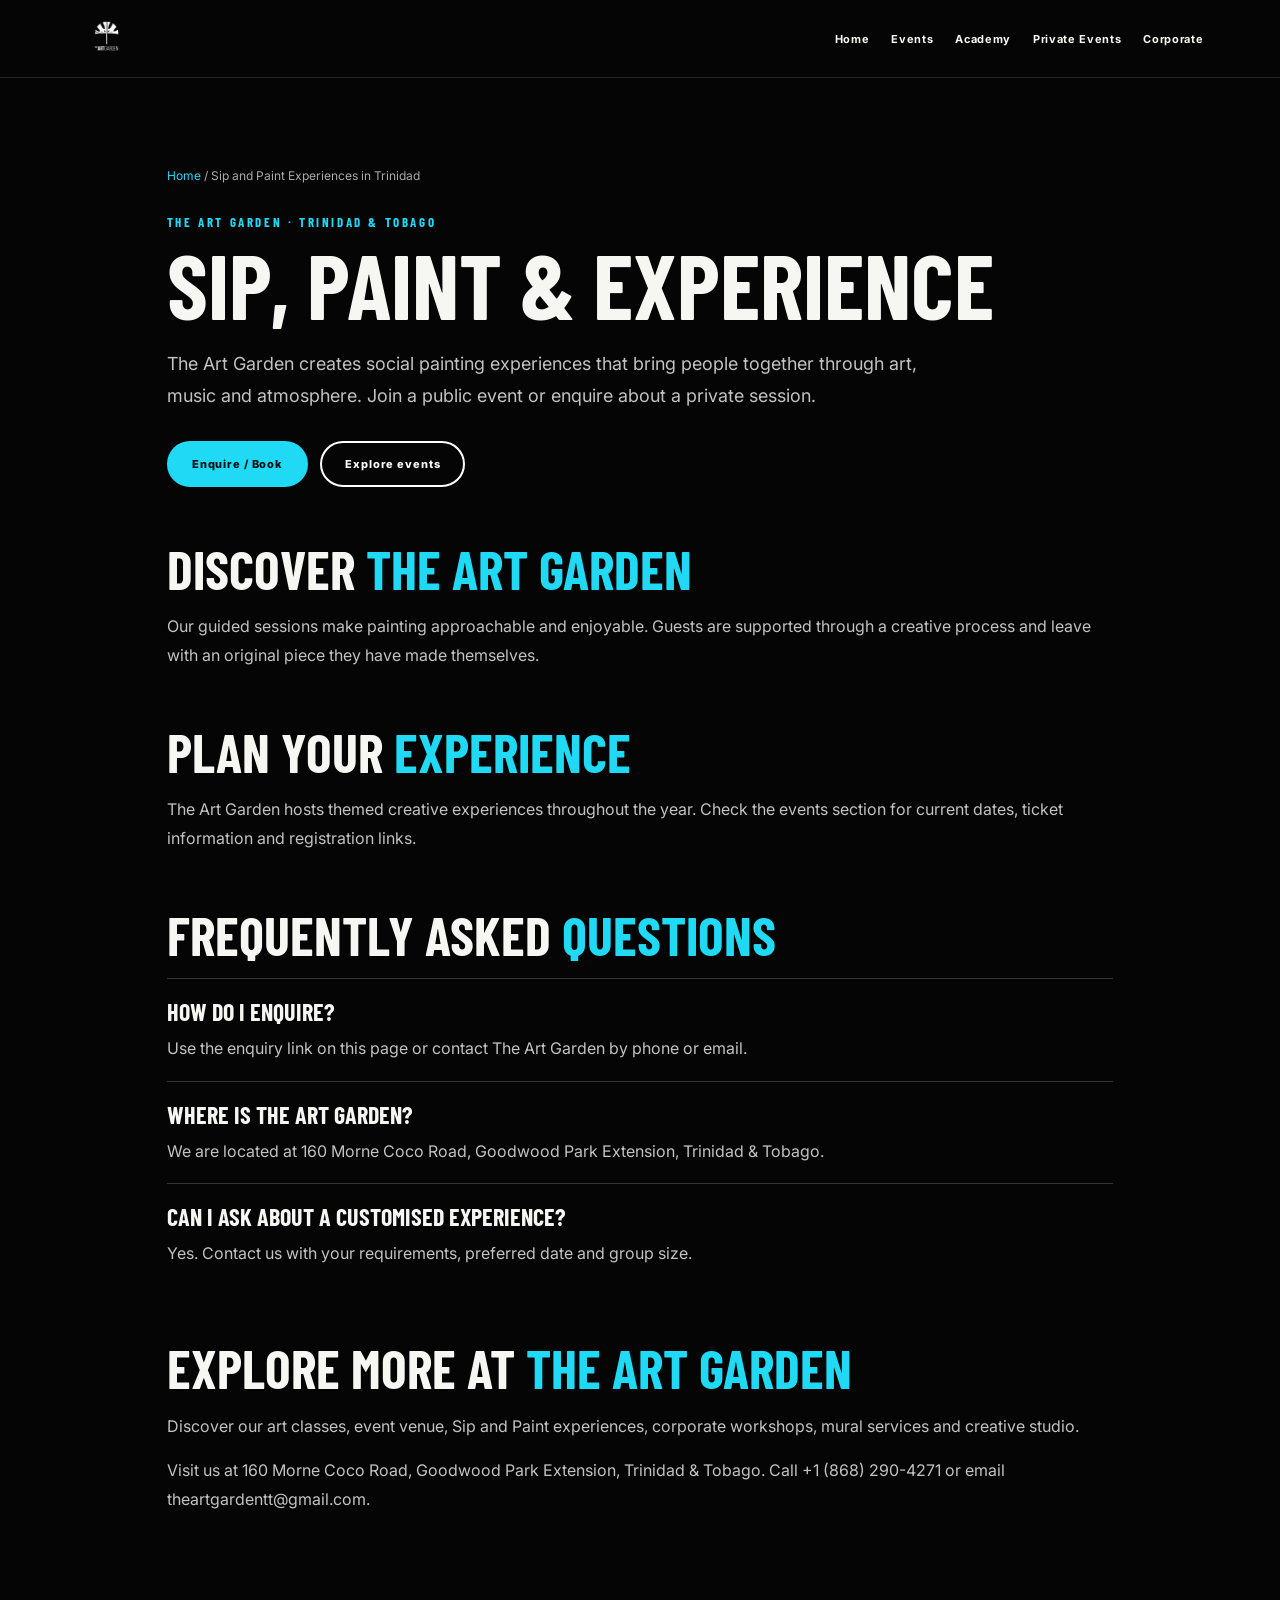
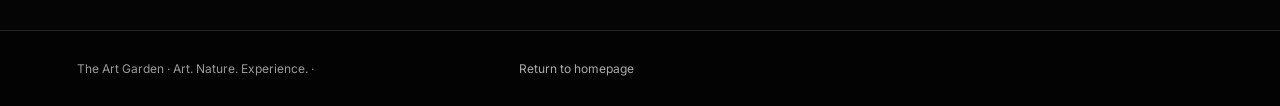
<file: sip-and-paint-trinidad/index.html>
<!doctype html><html lang="en"><head><meta charset="utf-8"><meta name="viewport" content="width=device-width,initial-scale=1"><title>Sip and Paint Experiences in Trinidad | The Art Garden</title><meta name="description" content="Sip and Paint Experiences in Trinidad at The Art Garden in Trinidad &amp; Tobago. The Art Garden creates social painting experiences that bring people together through art, music and atmosphere. Join a public event or enquire about a private session."><link rel="canonical" href="https://www.theart.garden/sip-and-paint-trinidad/"><meta name="robots" content="index,follow,max-image-preview:large"><meta property="og:type" content="website"><meta property="og:site_name" content="The Art Garden"><meta property="og:title" content="Sip and Paint Experiences in Trinidad"><meta property="og:description" content="Sip and Paint Experiences in Trinidad at The Art Garden in Trinidad &amp; Tobago. The Art Garden creates social painting experiences that bring people together through art, music and atmosphere. Join a public event or enquire about a private session."><meta property="og:url" content="https://www.theart.garden/sip-and-paint-trinidad/"><meta property="og:image" content="https://www.theart.garden/IMG_1585.jpeg"><link rel="icon" href="/favicon.ico"><link rel="stylesheet" href="/styles.css"><script type="application/ld+json">{"@context":"https://schema.org","@graph":[{"@type":"WebPage","@id":"https://www.theart.garden/sip-and-paint-trinidad/#webpage","url":"https://www.theart.garden/sip-and-paint-trinidad/","name":"Sip and Paint Experiences in Trinidad","description":"Sip and Paint Experiences in Trinidad at The Art Garden in Trinidad & Tobago. The Art Garden creates social painting experiences that bring people together through art, music and atmosphere. Join a public event or enquire about a private session.","isPartOf":{"@id":"https://www.theart.garden/#website"}},{"@type":"Service","@id":"https://www.theart.garden/sip-and-paint-trinidad/#service","name":"Sip and Paint Experiences in Trinidad","provider":{"@id":"https://www.theart.garden/#business"},"areaServed":{"@type":"Country","name":"Trinidad and Tobago"},"url":"https://www.theart.garden/sip-and-paint-trinidad/"},{"@type":"BreadcrumbList","itemListElement":[{"@type":"ListItem","position":1,"name":"Home","item":"https://www.theart.garden/"},{"@type":"ListItem","position":2,"name":"Sip and Paint Experiences in Trinidad","item":"https://www.theart.garden/sip-and-paint-trinidad/"}]}]}</script></head><body class="seo-page"><header class="seo-page-header"><a href="/" aria-label="The Art Garden home"><img src="/art-garden-logo.png" alt="The Art Garden"></a><nav><a href="/">Home</a><a href="/#events">Events</a><a href="/#academy">Academy</a><a href="/#private">Private Events</a><a href="/#corporate">Corporate</a></nav></header><main class="seo-page-main"><div class="seo-breadcrumb"><a href="/">Home</a> / Sip and Paint Experiences in Trinidad</div><span class="eyebrow">THE ART GARDEN · TRINIDAD & TOBAGO</span><h1>Sip, Paint &amp; Experience</h1><p class="seo-lead">The Art Garden creates social painting experiences that bring people together through art, music and atmosphere. Join a public event or enquire about a private session.</p><div class="seo-cta"><a class="btn primary" href="https://forms.gle/3GzJ8UN9WNFe4ofT6">Enquire / Book</a><a class="btn ghost" href="/#events">Explore events</a></div><section><h2>Discover <em>The Art Garden</em></h2><p>Our guided sessions make painting approachable and enjoyable. Guests are supported through a creative process and leave with an original piece they have made themselves.</p></section><section><h2>Plan your <em>experience</em></h2><p>The Art Garden hosts themed creative experiences throughout the year. Check the events section for current dates, ticket information and registration links.</p></section><section><h2>Frequently asked <em>questions</em></h2><div class="seo-faq"><h3>How do I enquire?</h3><p>Use the enquiry link on this page or contact The Art Garden by phone or email.</p></div><div class="seo-faq"><h3>Where is The Art Garden?</h3><p>We are located at 160 Morne Coco Road, Goodwood Park Extension, Trinidad &amp; Tobago.</p></div><div class="seo-faq"><h3>Can I ask about a customised experience?</h3><p>Yes. Contact us with your requirements, preferred date and group size.</p></div></section><section><h2>Explore more at <em>The Art Garden</em></h2><p>Discover our <a href="/art-classes-trinidad/">art classes</a>, <a href="/venue-rental-trinidad/">event venue</a>, <a href="/sip-and-paint-trinidad/">Sip and Paint experiences</a>, <a href="/corporate-team-building-trinidad/">corporate workshops</a>, <a href="/mural-services-trinidad/">mural services</a> and <a href="/creative-studio-trinidad/">creative studio</a>.</p><p>Visit us at 160 Morne Coco Road, Goodwood Park Extension, Trinidad & Tobago. Call <a href="tel:+18682904271">+1 (868) 290-4271</a> or email <a href="mailto:theartgardentt@gmail.com">theartgardentt@gmail.com</a>.</p></section></main><footer class="seo-page-footer">The Art Garden · Art. Nature. Experience. · <a href="/">Return to homepage</a></footer></body></html>
</file>
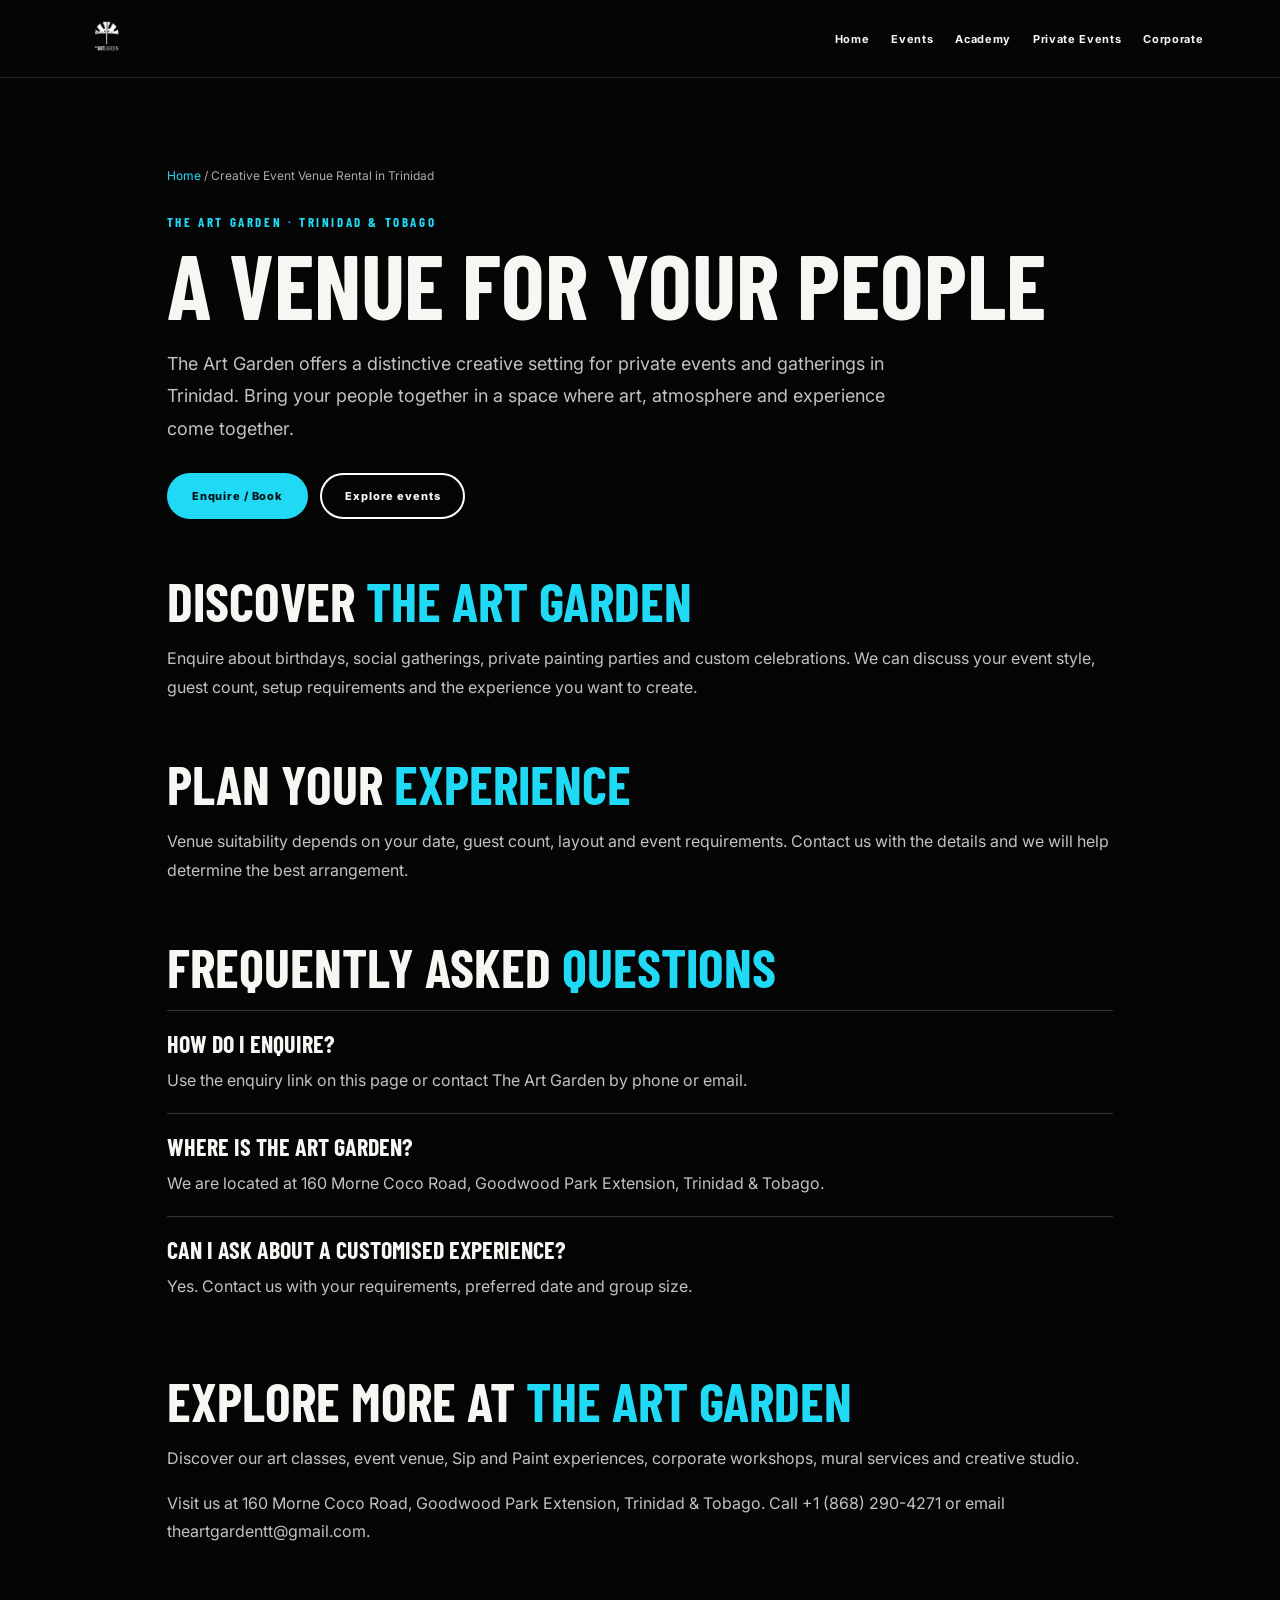
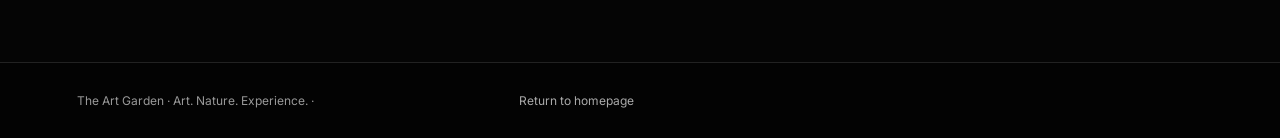
<file: venue-rental-trinidad/index.html>
<!doctype html><html lang="en"><head><meta charset="utf-8"><meta name="viewport" content="width=device-width,initial-scale=1"><title>Creative Event Venue Rental in Trinidad | The Art Garden</title><meta name="description" content="Creative Event Venue Rental in Trinidad at The Art Garden in Trinidad &amp; Tobago. The Art Garden offers a distinctive creative setting for private events and gatherings in Trinidad. Bring your people together in a space where art, atmosphere and experience come together."><link rel="canonical" href="https://www.theart.garden/venue-rental-trinidad/"><meta name="robots" content="index,follow,max-image-preview:large"><meta property="og:type" content="website"><meta property="og:site_name" content="The Art Garden"><meta property="og:title" content="Creative Event Venue Rental in Trinidad"><meta property="og:description" content="Creative Event Venue Rental in Trinidad at The Art Garden in Trinidad &amp; Tobago. The Art Garden offers a distinctive creative setting for private events and gatherings in Trinidad. Bring your people together in a space where art, atmosphere and experience come together."><meta property="og:url" content="https://www.theart.garden/venue-rental-trinidad/"><meta property="og:image" content="https://www.theart.garden/IMG_1585.jpeg"><link rel="icon" href="/favicon.ico"><link rel="stylesheet" href="/styles.css"><script type="application/ld+json">{"@context":"https://schema.org","@graph":[{"@type":"WebPage","@id":"https://www.theart.garden/venue-rental-trinidad/#webpage","url":"https://www.theart.garden/venue-rental-trinidad/","name":"Creative Event Venue Rental in Trinidad","description":"Creative Event Venue Rental in Trinidad at The Art Garden in Trinidad & Tobago. The Art Garden offers a distinctive creative setting for private events and gatherings in Trinidad. Bring your people together in a space where art, atmosphere and experience come together.","isPartOf":{"@id":"https://www.theart.garden/#website"}},{"@type":"Service","@id":"https://www.theart.garden/venue-rental-trinidad/#service","name":"Creative Event Venue Rental in Trinidad","provider":{"@id":"https://www.theart.garden/#business"},"areaServed":{"@type":"Country","name":"Trinidad and Tobago"},"url":"https://www.theart.garden/venue-rental-trinidad/"},{"@type":"BreadcrumbList","itemListElement":[{"@type":"ListItem","position":1,"name":"Home","item":"https://www.theart.garden/"},{"@type":"ListItem","position":2,"name":"Creative Event Venue Rental in Trinidad","item":"https://www.theart.garden/venue-rental-trinidad/"}]}]}</script></head><body class="seo-page"><header class="seo-page-header"><a href="/" aria-label="The Art Garden home"><img src="/art-garden-logo.png" alt="The Art Garden"></a><nav><a href="/">Home</a><a href="/#events">Events</a><a href="/#academy">Academy</a><a href="/#private">Private Events</a><a href="/#corporate">Corporate</a></nav></header><main class="seo-page-main"><div class="seo-breadcrumb"><a href="/">Home</a> / Creative Event Venue Rental in Trinidad</div><span class="eyebrow">THE ART GARDEN · TRINIDAD & TOBAGO</span><h1>A Venue for Your People</h1><p class="seo-lead">The Art Garden offers a distinctive creative setting for private events and gatherings in Trinidad. Bring your people together in a space where art, atmosphere and experience come together.</p><div class="seo-cta"><a class="btn primary" href="https://forms.gle/3GzJ8UN9WNFe4ofT6">Enquire / Book</a><a class="btn ghost" href="/#events">Explore events</a></div><section><h2>Discover <em>The Art Garden</em></h2><p>Enquire about birthdays, social gatherings, private painting parties and custom celebrations. We can discuss your event style, guest count, setup requirements and the experience you want to create.</p></section><section><h2>Plan your <em>experience</em></h2><p>Venue suitability depends on your date, guest count, layout and event requirements. Contact us with the details and we will help determine the best arrangement.</p></section><section><h2>Frequently asked <em>questions</em></h2><div class="seo-faq"><h3>How do I enquire?</h3><p>Use the enquiry link on this page or contact The Art Garden by phone or email.</p></div><div class="seo-faq"><h3>Where is The Art Garden?</h3><p>We are located at 160 Morne Coco Road, Goodwood Park Extension, Trinidad &amp; Tobago.</p></div><div class="seo-faq"><h3>Can I ask about a customised experience?</h3><p>Yes. Contact us with your requirements, preferred date and group size.</p></div></section><section><h2>Explore more at <em>The Art Garden</em></h2><p>Discover our <a href="/art-classes-trinidad/">art classes</a>, <a href="/venue-rental-trinidad/">event venue</a>, <a href="/sip-and-paint-trinidad/">Sip and Paint experiences</a>, <a href="/corporate-team-building-trinidad/">corporate workshops</a>, <a href="/mural-services-trinidad/">mural services</a> and <a href="/creative-studio-trinidad/">creative studio</a>.</p><p>Visit us at 160 Morne Coco Road, Goodwood Park Extension, Trinidad & Tobago. Call <a href="tel:+18682904271">+1 (868) 290-4271</a> or email <a href="mailto:theartgardentt@gmail.com">theartgardentt@gmail.com</a>.</p></section></main><footer class="seo-page-footer">The Art Garden · Art. Nature. Experience. · <a href="/">Return to homepage</a></footer></body></html>
</file>
<file: styles.css>
@import url('https://fonts.googleapis.com/css2?family=Barlow+Condensed:wght@500;600;700;800&family=Inter:wght@400;500;600;700&display=swap');
:root{--black:#050505;--white:#f6f6f3;--cyan:#20d9f4;--muted:#a7a7a7;--line:#242424}
*{box-sizing:border-box}html{scroll-behavior:smooth}body{margin:0;background:var(--black);color:var(--white);font-family:Inter,Arial,sans-serif}img{display:block;max-width:100%}a{color:inherit;text-decoration:none}.site-header{height:78px;position:fixed;top:0;left:0;right:0;z-index:50;display:flex;align-items:center;justify-content:center;padding:0 18px;background:rgba(0,0,0,.76);backdrop-filter:blur(12px);border-bottom:1px solid rgba(255,255,255,.08)}.site-header nav{display:flex;gap:26px;align-items:center;justify-content:center;width:100%;padding:0 205px;font-size:10px;font-weight:700;letter-spacing:.08em;white-space:nowrap}.site-header nav a:hover{color:var(--cyan)}.site-header nav a:nth-child(4){margin-right:42px}.site-header nav a:nth-child(5){margin-left:42px}.brand{position:absolute;left:50%;transform:translateX(-50%);top:7px}.logo-crop{display:block;width:70px;height:70px;overflow:hidden;background:transparent;position:relative}.logo-crop img{width:100%;height:100%;object-fit:contain;object-position:center;transform:none} .brand .logo-crop{width:62px;height:62px;background:transparent}.nav-cta,.btn.primary{background:var(--cyan);color:#001014;border:2px solid var(--cyan)}.nav-cta{padding:10px 15px;border-radius:99px}.menu-toggle{display:none;background:none;border:0;color:white;font-size:28px}.hero{min-height:100vh;position:relative;display:grid;place-items:center;overflow:hidden}.hero-img{position:absolute;inset:0;width:100%;height:100%;object-fit:cover}.hero-overlay{position:absolute;inset:0;background:linear-gradient(180deg,rgba(0,0,0,.55),rgba(0,0,0,.15) 35%,rgba(0,0,0,.88))}.hero-content{position:relative;z-index:2;text-align:center;max-width:850px;padding:140px 24px 80px}.hero-logo{width:190px;height:185px;margin:0 auto -5px;overflow:hidden;background:transparent}.hero-logo img{width:100%;height:100%;object-fit:contain;transform:none}h1,h2,h3,.eyebrow,.ticker{font-family:'Barlow Condensed',sans-serif;text-transform:uppercase}.eyebrow{font-size:13px;letter-spacing:.2em;color:var(--cyan);font-weight:700}.hero h1{font-size:clamp(58px,9vw,120px);line-height:.82;margin:20px 0}.hero h1 em,h2 em{font-style:normal;color:var(--cyan)}.hero p{max-width:600px;margin:0 auto 30px;color:#ddd;font-size:16px;line-height:1.7}.actions{display:flex;gap:12px;justify-content:center;flex-wrap:wrap}.btn{display:inline-flex;align-items:center;justify-content:center;border-radius:99px;padding:14px 23px;font-size:11px;font-weight:800;letter-spacing:.08em;transition:.2s}.btn:hover{transform:translateY(-2px)}.btn.ghost{border:2px solid white}.dark-btn{border:2px solid #111;color:#111}.ticker{display:flex;justify-content:center;gap:34px;flex-wrap:wrap;padding:17px 20px;background:var(--cyan);color:#031014;font-size:12px;font-weight:800;letter-spacing:.13em}.section{padding:110px 6vw;background:var(--white);color:#0b0b0b}.section.dark,.dark{background:#050505;color:var(--white)}.section-head{max-width:850px;margin:0 auto 55px;text-align:center}.section-head h2{font-size:clamp(55px,8vw,105px);line-height:.85;margin:12px 0 20px}.section-head p{color:#666;line-height:1.7}.dark .section-head p{color:#aaa}.event-grid{display:grid;grid-template-columns:repeat(2,1fr);gap:24px;max-width:1250px;margin:auto}.event-card{background:#101010;border:1px solid #252525;display:grid;grid-template-columns:1fr 1fr;min-height:470px;overflow:hidden}.event-art{height:100%;min-height:470px;background:#000}.event-art img{width:100%;height:100%;object-fit:cover}.event-info{padding:36px;display:flex;flex-direction:column;justify-content:center}.event-info h3{font-size:55px;line-height:.86;margin:12px 0}.event-info p{color:#bbb;line-height:1.6}.event-meta{font-size:12px;line-height:2;color:#ddd;margin:10px 0 20px}.event-price{font:800 48px 'Barlow Condensed';margin-bottom:22px}.experience-grid{max-width:1250px;margin:auto;display:grid;grid-template-columns:repeat(4,1fr);gap:16px}.feature-card{position:relative;min-height:410px;overflow:hidden;background:#111;color:white}.feature-card img{position:absolute;inset:0;width:100%;height:100%;object-fit:cover;transition:.5s}.feature-card:after{content:'';position:absolute;inset:0;background:linear-gradient(transparent 25%,rgba(0,0,0,.9))}.feature-card:hover img{transform:scale(1.04)}.feature-card div{position:absolute;z-index:2;bottom:0;padding:25px}.feature-card span{color:var(--cyan);font-size:10px;font-weight:800;letter-spacing:.15em}.feature-card h3{font-size:32px;line-height:.95;margin:10px 0}.feature-card a{font-size:11px;font-weight:800}.split-section{display:grid;grid-template-columns:1.1fr .9fr;min-height:650px}.split-image img{width:100%;height:100%;object-fit:cover}.split-copy{display:flex;flex-direction:column;justify-content:center;padding:8vw}.split-copy h2{font-size:clamp(55px,7vw,95px);line-height:.84;margin:15px 0}.split-copy p{color:#aaa;line-height:1.7;max-width:520px;margin-bottom:28px}.corporate-grid{max-width:1250px;margin:auto;display:grid;grid-template-columns:1.15fr .85fr;gap:50px;align-items:center}.corporate-grid>img{width:100%;height:650px;object-fit:cover}.corporate-copy h3{font-size:52px;line-height:.9}.corporate-copy p,.corporate-copy li{line-height:1.8;color:#555}.corporate-copy ul{padding-left:20px}.academy-grid{max-width:1250px;margin:auto;display:grid;grid-template-columns:.85fr 1.15fr;gap:50px;align-items:center}.academy-grid h2{font-size:clamp(60px,8vw,100px);line-height:.8;margin:15px 0}.academy-grid p{color:#aaa;line-height:1.7;max-width:500px;margin-bottom:28px}.academy-images{display:grid;grid-template-columns:1fr 1fr;gap:14px}.academy-images img{width:100%;height:520px;object-fit:cover}.studio-grid{max-width:1250px;margin:auto;display:grid;grid-template-columns:1fr 1fr;gap:16px}.studio-photo{height:480px;overflow:hidden}.studio-photo img{width:100%;height:100%;object-fit:cover}.studio-copy{background:#111;color:white;padding:55px;display:flex;flex-direction:column;justify-content:center}.studio-copy h3{font-size:55px;line-height:.9;margin:12px 0}.studio-copy p{color:#aaa;line-height:1.7}.artist-section{display:grid;grid-template-columns:.8fr 1.2fr;min-height:700px}.artist-photo img{width:100%;height:100%;object-fit:cover}.artist-copy{padding:8vw;display:flex;flex-direction:column;justify-content:center}.artist-copy h2{font-size:clamp(70px,9vw,125px);line-height:.76;margin:12px 0 20px}.artist-copy p{color:#aaa;line-height:1.7;max-width:650px}.talent-list{display:flex;flex-wrap:wrap;gap:8px;margin:15px 0 20px}.talent-list span{border:1px solid #333;border-radius:99px;padding:8px 12px;font-size:10px;color:#ddd}.collab{font-weight:600}.gallery-strip{display:grid;grid-template-columns:repeat(4,1fr);height:260px}.gallery-strip img{width:100%;height:100%;object-fit:cover;object-position:center 50%}.booking{min-height:620px;position:relative;display:grid;place-items:center;text-align:center;overflow:hidden}.booking-bg{position:absolute;inset:0;width:100%;height:100%;object-fit:cover}.booking-overlay{position:absolute;inset:0;background:rgba(0,0,0,.72)}.booking-content{position:relative;z-index:2;padding:80px 20px}.small-logo{width:95px;height:105px;overflow:hidden;margin:0 auto 20px;background:transparent}.small-logo img{width:100%;height:100%;object-fit:contain;transform:none}.booking h2{font-size:clamp(65px,10vw,120px);line-height:.78;margin:15px 0}.booking p{color:#ddd;max-width:520px;line-height:1.7;margin:0 auto 25px}footer{display:grid;grid-template-columns:2fr 1fr 1fr 1fr;gap:40px;padding:55px 6vw;background:#030303;border-top:1px solid #222}footer>div{display:flex;flex-direction:column;gap:9px}footer strong{font:700 15px 'Barlow Condensed';letter-spacing:.12em;margin-bottom:7px}footer a{font-size:12px;color:#aaa}.footer-brand p{font-size:10px;letter-spacing:.18em;color:#777}.copyright{text-align:center;background:#030303;color:#555;border-top:1px solid #181818;padding:18px;font-size:9px;letter-spacing:.12em}
@media(max-width:900px){.site-header{justify-content:flex-end}.site-header nav{display:none}.menu-toggle{display:block}.site-header.open nav{position:absolute;top:78px;left:0;right:0;display:grid;background:#050505;padding:20px 6vw;gap:18px;width:auto}.site-header.open nav a{font-size:13px}.brand{left:20px;transform:none}.hero-content{padding-top:120px}.event-grid,.corporate-grid,.academy-grid,.split-section,.artist-section{grid-template-columns:1fr}.event-card{grid-template-columns:1fr}.event-art{height:380px;min-height:0}.experience-grid{grid-template-columns:1fr 1fr}.corporate-grid>img{height:480px}.academy-images img{height:400px}.studio-grid{grid-template-columns:1fr}.studio-photo{height:380px}.artist-photo{height:500px}.gallery-strip{height:180px;grid-template-columns:repeat(2,1fr)}footer{grid-template-columns:1fr 1fr}}
@media(max-width:560px){.ticker{gap:10px;font-size:9px}.section{padding:80px 5vw}.experience-grid{grid-template-columns:1fr}.feature-card{min-height:420px}.hero h1{font-size:62px}.event-info{padding:26px}.event-info h3{font-size:48px}.academy-images{grid-template-columns:1fr}.academy-images img{height:430px}.gallery-strip{height:130px}.gallery-strip img:nth-child(n+3){display:none}footer{grid-template-columns:1fr}.hero-logo{width:190px}}

/* SEO service directory and landing pages */
.service-link-grid{max-width:1250px;margin:0 auto;display:grid;grid-template-columns:repeat(3,minmax(0,1fr));gap:16px}
.service-link-grid a{display:flex;flex-direction:column;align-items:flex-start;min-height:225px;padding:28px;background:#101010;color:#f6f6f3;border:1px solid #292929;transition:transform .2s,border-color .2s}
.service-link-grid a:hover{transform:translateY(-3px);border-color:var(--cyan)}
.service-link-grid span{font:700 11px 'Barlow Condensed',sans-serif;letter-spacing:.15em;color:var(--cyan)}
.service-link-grid h3{font:700 32px/.95 'Barlow Condensed',sans-serif;text-transform:uppercase;margin:14px 0 8px}
.service-link-grid p{font-size:13px;line-height:1.65;color:#aaa;margin:0 0 20px}
.service-link-grid b{font-size:11px;letter-spacing:.06em;margin-top:auto}
.seo-page{background:var(--black);color:var(--white);min-height:100vh}
.seo-page-header{height:78px;display:flex;align-items:center;justify-content:space-between;padding:0 6vw;border-bottom:1px solid #222}
.seo-page-header img{width:58px;height:58px;object-fit:contain}
.seo-page-header nav{display:flex;gap:22px;font-size:11px;font-weight:700;letter-spacing:.06em}
.seo-page-main{max-width:1100px;margin:0 auto;padding:90px 6vw 100px}
.seo-breadcrumb{font-size:12px;color:#aaa;margin-bottom:28px}
.seo-breadcrumb a{color:var(--cyan)}
.seo-page-main h1{font-size:clamp(52px,8vw,92px);line-height:.88;margin:12px 0 24px}
.seo-page-main h1 em,.seo-page-main h2 em{font-style:normal;color:var(--cyan)}
.seo-lead{max-width:760px;color:#ccc;font-size:18px;line-height:1.75}
.seo-page-main h2{font:700 clamp(34px,5vw,54px)/.95 'Barlow Condensed',sans-serif;text-transform:uppercase;margin:56px 0 18px}
.seo-page-main p,.seo-page-main li{color:#c2c2c2;line-height:1.8}
.seo-page-main ul{padding-left:22px}
.seo-cta{display:flex;gap:12px;flex-wrap:wrap;margin-top:28px}
.seo-faq{border-top:1px solid #333;padding:18px 0}
.seo-faq h3{font-size:24px;margin:0 0 8px}
.seo-faq p{margin:0}
.seo-page-footer{padding:30px 6vw;border-top:1px solid #222;color:#999;font-size:12px}
@media(max-width:760px){.service-link-grid{grid-template-columns:1fr 1fr}.seo-page-header nav{gap:10px;font-size:9px}.seo-page-main{padding-top:65px}}
@media(max-width:520px){.service-link-grid{grid-template-columns:1fr}.seo-page-header nav a:nth-child(n+3){display:none}}
</file>
